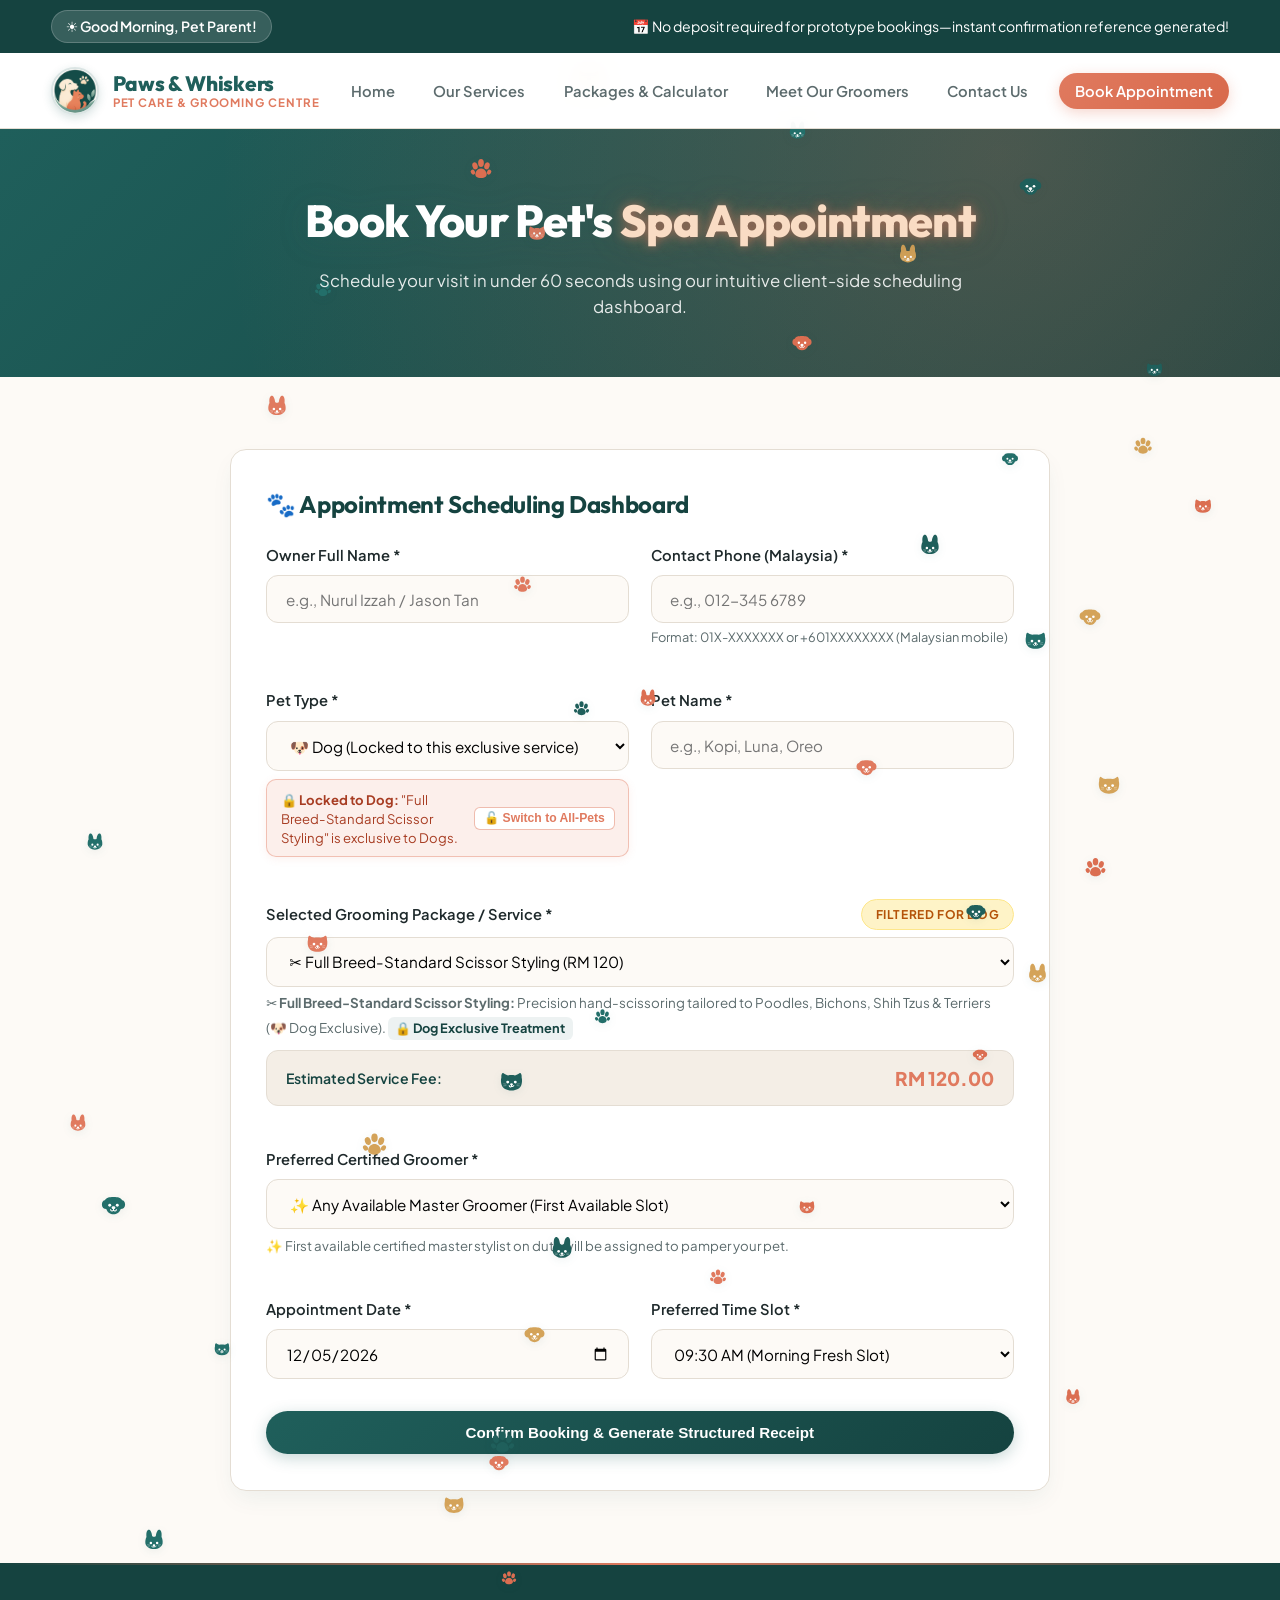
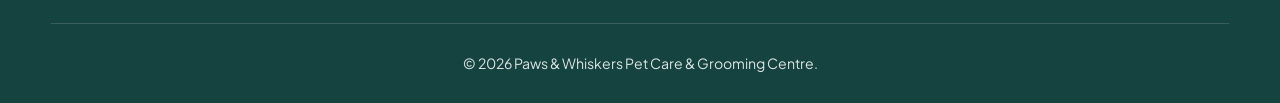
<file: booking.html>
<!DOCTYPE html>
<html lang="en">
<head>
  <meta charset="UTF-8" />
  <meta name="viewport" content="width=device-width, initial-scale=1.0" />
  <title>Book an Appointment | Paws &amp; Whiskers</title>
  <meta name="description" content="Book an appointment online for dog, cat, or rabbit grooming at Paws &amp; Whiskers Pet Care &amp; Grooming Centre." />
  <link rel="stylesheet" href="style.css" />
</head>
<body>

  <div class="promo-bar">
    <div class="container promo-bar-inner">
      <span id="timeGreeting" class="greeting-badge">☀️ Welcome, Pet Parent!</span>
      <div class="tip-rotator">
        <span id="rotatingTip">📅 No deposit required for prototype bookings—instant confirmation reference generated!</span>
      </div>
    </div>
  </div>

  <header class="site-header">
    <div class="container nav-wrapper">
      <a href="index.html" class="brand-logo" aria-label="Paws and Whiskers Home">
        <img src="assets/images/paws-whiskers-logo.png" alt="Paws &amp; Whiskers Logo" class="brand-logo-img">
        <div>
          Paws &amp; Whiskers
          <span class="brand-subtitle">Pet Care &amp; Grooming Centre</span>
        </div>
      </a>

      <button class="mobile-menu-btn" id="mobileMenuBtn" aria-label="Toggle Menu">☰</button>

      <ul class="nav-links" id="navLinks">
        <li><a href="index.html">Home</a></li>
        <li><a href="services.html">Our Services</a></li>
        <li><a href="packages.html">Packages &amp; Calculator</a></li>
        <li><a href="groomers.html">Meet Our Groomers</a></li>
        <li><a href="contact.html">Contact Us</a></li>
        <li><a href="booking.html" class="btn-nav active">Book Appointment</a></li>
      </ul>
    </div>
  </header>

  <section class="page-banner">
    <div class="container">
      <h1 class="text-drop-shadow">Book Your Pet's <span class="text-glow-neon" style="color:var(--accent-light);">Spa Appointment</span></h1>
      <p>Schedule your visit in under 60 seconds using our intuitive client-side scheduling dashboard.</p>
    </div>
  </section>

  <main class="section">
    <div class="container" style="max-width: 820px;">
      <!-- Requirement 5: Interactive Scheduling Form with all 8 fields -->
      <div class="calc-panel">
        <h2 style="color: var(--primary-dark); margin-bottom: 1.25rem;">🐾 Appointment Scheduling Dashboard</h2>

        <!-- Locked Custom Combo Calculation Banner (when coming from calculator) -->
        <div id="bookingEstimateBanner" class="calc-estimate-banner" style="display: none;">
          <div class="estimate-banner-header">
            <div>
              <span class="badge badge-gold">🧾 Calculator Estimate Locked</span>
              <h3 style="margin: 0.35rem 0 0.15rem; color: var(--primary-dark); font-size: 1.18rem;">Custom Grooming Combo Calculation</h3>
              <p id="estimateAddonsSummary" style="font-size: 0.88rem; color: var(--text-muted); margin: 0;"></p>
            </div>
            <div class="estimate-total-pill">
              <span style="font-size: 0.72rem; text-transform: uppercase; letter-spacing: 0.06em; color: var(--text-muted); font-weight: 700; display: block;">Tallied Estimated Total</span>
              <span id="bookingEstimateDisplay" style="font-size: 1.45rem; font-weight: 800; color: var(--accent);">RM 0.00</span>
            </div>
          </div>
        </div>

        <form id="bookingForm" novalidate>
          <div class="form-grid">
            <!-- 1. Owner Name -->
            <div class="form-group">
              <label for="ownerName">Owner Full Name *</label>
              <input type="text" id="ownerName" class="form-control" placeholder="e.g., Nurul Izzah / Jason Tan" required />
              <span class="field-error" id="ownerNameError" role="alert"></span>
            </div>

            <!-- 2. Contact Phone -->
            <div class="form-group">
              <label for="contactPhone">Contact Phone (Malaysia) *</label>
              <input type="tel" id="contactPhone" class="form-control" placeholder="e.g., 012-345 6789" required />
              <small style="display:block; font-size:0.8rem; color:var(--text-muted); margin-top:0.25rem;">
                Format: 01X-XXXXXXX or +601XXXXXXXX (Malaysian mobile)
              </small>
              <span class="field-error" id="contactPhoneError" role="alert"></span>
            </div>

            <!-- 3. Pet Type -->
            <div class="form-group">
              <label for="petType">Pet Type *</label>
              <select id="petType" class="form-control" required>
                <option value="Dog">🐶 Dog</option>
                <option value="Cat">🐱 Cat</option>
                <option value="Rabbit">🐰 Rabbit</option>
              </select>
              <div id="petLockNotice" class="pet-type-notice unlocked">
                <span><span id="petLockIcon">🐾</span> <span id="petLockText">Select pet species to filter services</span></span>
                <button type="button" id="petUnlockBtn" class="pet-unlock-btn" style="display:none;" title="Switch to an All-Pets package to unlock pet species">🔓 Switch to All-Pets</button>
              </div>
              <span class="field-error" id="petTypeError" role="alert"></span>
            </div>

            <!-- 4. Pet Name -->
            <div class="form-group">
              <label for="petName">Pet Name *</label>
              <input type="text" id="petName" class="form-control" placeholder="e.g., Kopi, Luna, Oreo" required />
              <span class="field-error" id="petNameError" role="alert"></span>
            </div>

            <!-- 5. Selected Package -->
            <div class="form-group full">
              <div style="display:flex; justify-content:space-between; align-items:center; margin-bottom:0.4rem; flex-wrap:wrap; gap:0.4rem;">
                <label for="selectedPackage" style="margin-bottom:0;">Selected Grooming Package / Service *</label>
                <span id="packageFilterTag" class="badge badge-gold" style="font-size:0.75rem;">Filtered by Pet Type</span>
              </div>
              <select id="selectedPackage" class="form-control" required>
                <!-- Populated dynamically via script.js based on Pet Type -->
              </select>
              <div id="serviceDetailsHint" style="font-size:0.84rem; color:var(--text-muted); margin-top:0.4rem; line-height:1.45;"></div>

              <!-- Live Fee Tally Card -->
              <div id="liveFeeCard" class="live-fee-card">
                <span style="font-size: 0.88rem; font-weight: 600; color: var(--primary-dark);">Estimated Service Fee:</span>
                <span id="liveFeeAmount" style="font-size: 1.18rem; font-weight: 800; color: var(--accent);">RM 175.00</span>
              </div>
              <span class="field-error" id="selectedPackageError" role="alert"></span>
            </div>

            <!-- 6. Preferred Certified Groomer -->
            <div class="form-group full">
              <label for="preferredGroomer">Preferred Certified Groomer *</label>
              <select id="preferredGroomer" class="form-control" required>
                <option value="Any Available Master Stylist">✨ Any Available Master Groomer (First Available Slot)</option>
                <option value="Sofya Vance">✂️ Sofya Vance (Master Stylist &amp; Director — Canine / Asian Fusion Specialist)</option>
                <option value="Christy Foo">🐱 Christy Foo (Senior Feline &amp; Rabbit Whisperer — Stress-Free Specialist)</option>
                <option value="Angelina">🌿 Angelina (Derma-Spa &amp; Senior Pet Care Lead — Ozone &amp; Medicated Hydrotherapy)</option>
                <option value="Benjamin Czes">🐕 Benjamin Czes (Double-Coat &amp; Creative Specialist — Husky/Deshedding &amp; Puppy)</option>
              </select>
              <div id="groomerSpecialtyNote" style="font-size: 0.83rem; color: var(--text-muted); margin-top: 0.35rem;"></div>
              <span class="field-error" id="preferredGroomerError" role="alert"></span>
            </div>

            <!-- 7. Appointment Date -->
            <div class="form-group">
              <label for="appointmentDate">Appointment Date *</label>
              <input type="date" id="appointmentDate" class="form-control" required />
              <span class="field-error" id="appointmentDateError" role="alert"></span>
            </div>

            <!-- 8. Time Slot -->
            <div class="form-group">
              <label for="timeSlot">Preferred Time Slot *</label>
              <select id="timeSlot" class="form-control" required>
                <option value="09:30 AM (Morning Fresh Slot)">09:30 AM (Morning Fresh Slot)</option>
                <option value="11:30 AM (Midday Spa Slot)">11:30 AM (Midday Spa Slot)</option>
                <option value="02:00 PM (Afternoon Calm Slot)">02:00 PM (Afternoon Calm Slot)</option>
                <option value="04:30 PM (Evening Express Slot)">04:30 PM (Evening Express Slot)</option>
              </select>
              <span class="field-error" id="timeSlotError" role="alert"></span>
            </div>
          </div>

          <button type="submit" class="btn btn-primary" style="width: 100%; margin-top: 0.75rem;">
            Confirm Booking &amp; Generate Structured Receipt
          </button>
        </form>

        <!-- Dynamically Injected Gorgeous Structured Receipt -->
        <div id="bookingConfirmationBox" style="display: none; margin-top: 2rem;"></div>
      </div>
    </div>
  </main>

  <footer class="site-footer">
    <div class="container">
      <div class="footer-bottom">
        &copy; 2026 Paws &amp; Whiskers Pet Care &amp; Grooming Centre.
      </div>
    </div>
  </footer>

  <script src="script.js"></script>
</body>
</html>
</file>
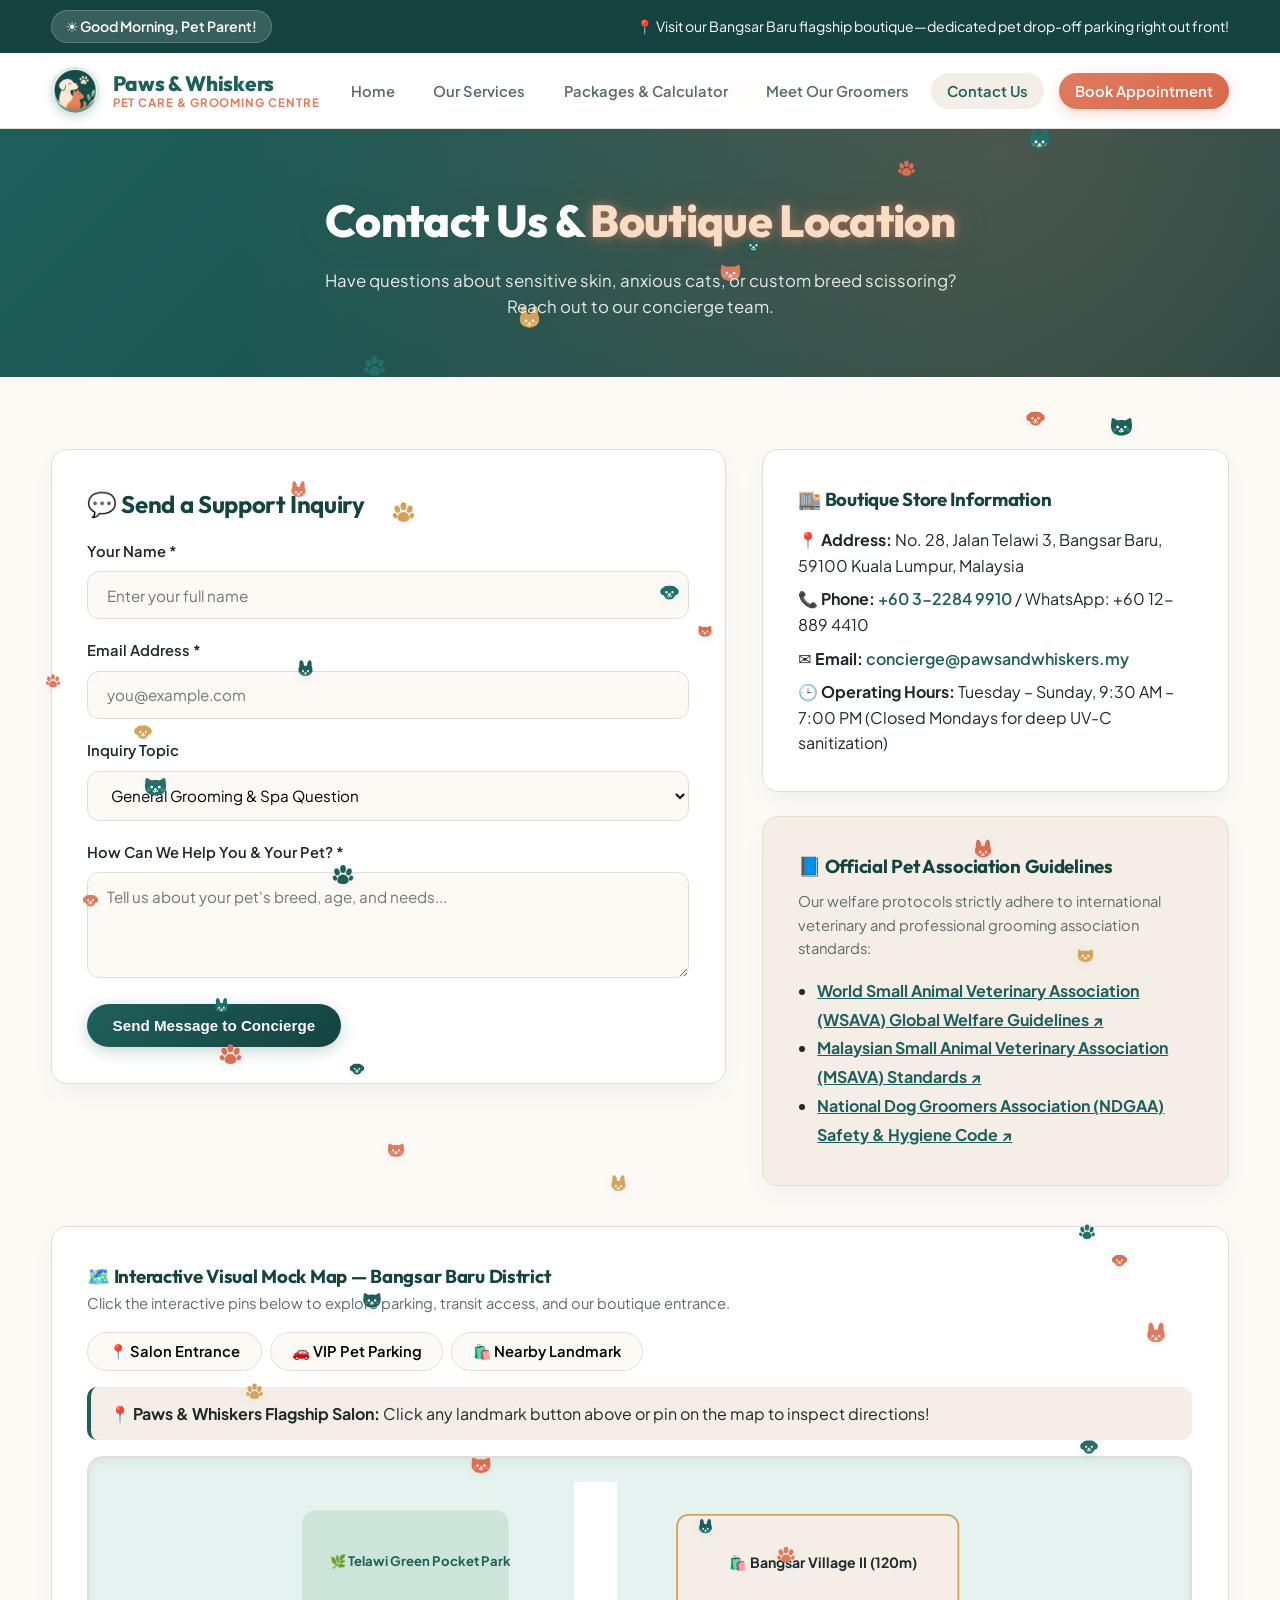
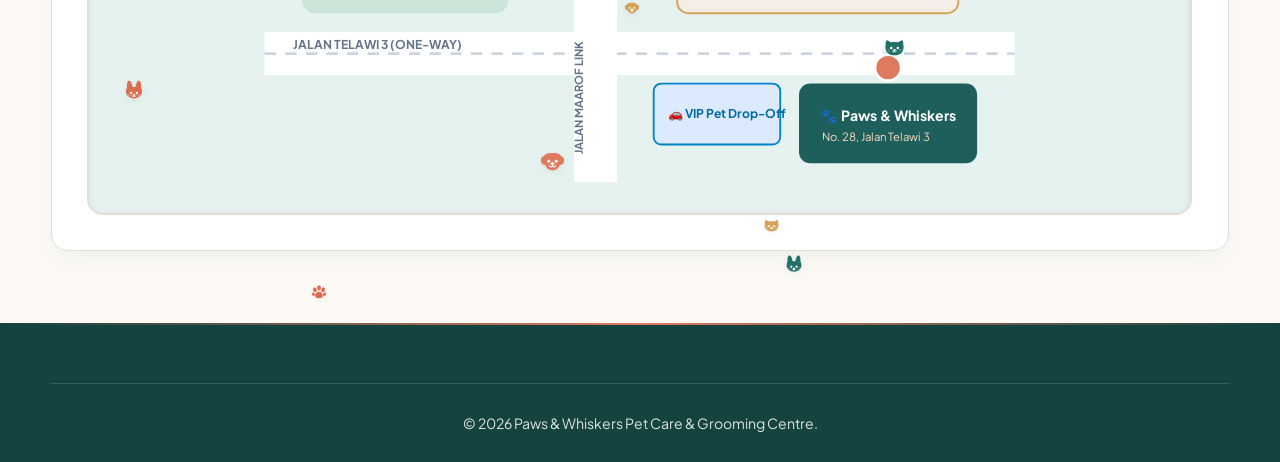
<file: contact.html>
<!DOCTYPE html>
<html lang="en">
<head>
  <meta charset="UTF-8" />
  <meta name="viewport" content="width=device-width, initial-scale=1.0" />
  <title>Contact Us | Paws &amp; Whiskers Pet Care</title>
  <meta name="description" content="Get in touch with Paws &amp; Whiskers Pet Care &amp; Grooming Centre in Bangsar Baru, Kuala Lumpur. Interactive map, boutique hours, and official veterinary guidelines." />
  <link rel="stylesheet" href="style.css" />
</head>
<body>

  <div class="promo-bar">
    <div class="container promo-bar-inner">
      <span id="timeGreeting" class="greeting-badge">☀️ Welcome, Pet Parent!</span>
      <div class="tip-rotator">
        <span id="rotatingTip">📍 Visit our Bangsar Baru flagship boutique—dedicated pet drop-off parking right out front!</span>
      </div>
    </div>
  </div>

  <header class="site-header">
    <div class="container nav-wrapper">
      <a href="index.html" class="brand-logo" aria-label="Paws and Whiskers Home">
        <img src="assets/images/paws-whiskers-logo.png" alt="Paws &amp; Whiskers Logo" class="brand-logo-img">
        <div>
          Paws &amp; Whiskers
          <span class="brand-subtitle">Pet Care &amp; Grooming Centre</span>
        </div>
      </a>

      <button class="mobile-menu-btn" id="mobileMenuBtn" aria-label="Toggle Menu">☰</button>

      <ul class="nav-links" id="navLinks">
        <li><a href="index.html">Home</a></li>
        <li><a href="services.html">Our Services</a></li>
        <li><a href="packages.html">Packages &amp; Calculator</a></li>
        <li><a href="groomers.html">Meet Our Groomers</a></li>
        <li><a href="contact.html" class="active">Contact Us</a></li>
        <li><a href="booking.html" class="btn-nav">Book Appointment</a></li>
      </ul>
    </div>
  </header>

  <section class="page-banner">
    <div class="container">
      <h1 class="text-drop-shadow">Contact Us &amp; <span class="text-glow-neon" style="color:var(--accent-light);">Boutique Location</span></h1>
      <p>Have questions about sensitive skin, anxious cats, or custom breed scissoring? Reach out to our concierge team.</p>
    </div>
  </section>

  <main class="section">
    <div class="container">
      <div class="calculator-layout">
        <!-- Requirement 6.1: Contact Form for Support -->
        <div class="calc-panel">
          <h2 style="color: var(--primary-dark); margin-bottom: 1rem;">💬 Send a Support Inquiry</h2>
          <form id="contactSupportForm">
            <div class="form-group">
              <label for="supportName">Your Name *</label>
              <input type="text" id="supportName" class="form-control" placeholder="Enter your full name" required />
            </div>

            <div class="form-group">
              <label for="supportEmail">Email Address *</label>
              <input type="email" id="supportEmail" class="form-control" placeholder="you@example.com" required />
            </div>

            <div class="form-group">
              <label for="supportTopic">Inquiry Topic</label>
              <select id="supportTopic" class="form-control">
                <option>General Grooming &amp; Spa Question</option>
                <option>Anxious Cat / Rabbit Special Handling</option>
                <option>Dermatology / Veterinary Consultation</option>
                <option>Feedback or Partnership</option>
              </select>
            </div>

            <div class="form-group">
              <label for="supportMessage">How Can We Help You &amp; Your Pet? *</label>
              <textarea id="supportMessage" rows="4" class="form-control" placeholder="Tell us about your pet's breed, age, and needs..." required></textarea>
            </div>

            <button type="submit" class="btn btn-primary">Send Message to Concierge</button>
          </form>

          <div
            id="contactFeedback"
            style="display:none; margin-top:1.25rem; padding:1rem; border-radius:10px; background:#ecfdf5; color:#065f46; border:1px solid #10b981;"
          ></div>
        </div>

        <!-- Requirement 6.2 & 6.4: Store Info + Valid External Hyperlinks to Pet Association Guidelines -->
        <div style="display:flex; flex-direction:column; gap:1.5rem;">
          <div class="calc-panel">
            <h3 style="color: var(--primary-dark); margin-bottom: 0.75rem;">🏬 Boutique Store Information</h3>
            <p style="margin-bottom: 0.5rem;"><strong>📍 Address:</strong> No. 28, Jalan Telawi 3, Bangsar Baru, 59100 Kuala Lumpur, Malaysia</p>
            <p style="margin-bottom: 0.5rem;"><strong>📞 Phone:</strong> <a href="tel:+60322849910" style="color:var(--primary); font-weight:600;">+60 3-2284 9910</a> / WhatsApp: +60 12-889 4410</p>
            <p style="margin-bottom: 0.5rem;"><strong>✉️ Email:</strong> <a href="mailto:concierge@pawsandwhiskers.my" style="color:var(--primary); font-weight:600;">concierge@pawsandwhiskers.my</a></p>
            <p><strong>🕒 Operating Hours:</strong> Tuesday – Sunday, 9:30 AM – 7:00 PM (Closed Mondays for deep UV-C sanitization)</p>
          </div>

          <div class="calc-panel" style="background: var(--surface-alt);">
            <h3 style="color: var(--primary-dark); margin-bottom: 0.5rem;">📘 Official Pet Association Guidelines</h3>
            <p style="font-size: 0.92rem; color: var(--text-muted); margin-bottom: 1rem;">
              Our welfare protocols strictly adhere to international veterinary and professional grooming association standards:
            </p>
            <ul style="padding-left: 1.2rem; line-height: 1.8;">
              <li>
                <a href="https://wsava.org/global-guidelines/" target="_blank" rel="noopener noreferrer" style="color: var(--primary); font-weight: 700; text-decoration: underline;">
                  World Small Animal Veterinary Association (WSAVA) Global Welfare Guidelines ↗
                </a>
              </li>
              <li>
                <a href="https://msava.org/" target="_blank" rel="noopener noreferrer" style="color: var(--primary); font-weight: 700; text-decoration: underline;">
                  Malaysian Small Animal Veterinary Association (MSAVA) Standards ↗
                </a>
              </li>
              <li>
                <a href="https://nationaldoggroomers.com/" target="_blank" rel="noopener noreferrer" style="color: var(--primary); font-weight: 700; text-decoration: underline;">
                  National Dog Groomers Association (NDGAA) Safety &amp; Hygiene Code ↗
                </a>
              </li>
            </ul>
          </div>
        </div>
      </div>

      <!-- Requirement 6.3: Embedded Interactive Visual Mock Map -->
      <div class="calc-panel" style="margin-top: 2.5rem;">
        <div style="display:flex; justify-content:space-between; align-items:center; flex-wrap:wrap; gap:1rem; margin-bottom:1rem;">
          <div>
            <h3 style="color: var(--primary-dark);">🗺️ Interactive Visual Mock Map — Bangsar Baru District</h3>
            <p style="font-size: 0.92rem; color: var(--text-muted);">Click the interactive pins below to explore parking, transit access, and our boutique entrance.</p>
          </div>
          <div style="display:flex; gap:0.5rem; flex-wrap:wrap;">
            <button type="button" class="filter-btn map-pin-btn" data-title="Paws &amp; Whiskers Flagship Salon" data-info="No. 28 Jalan Telawi 3 — Ground Floor with step-free pet stroller ramp &amp; glass viewing spa.">📍 Salon Entrance</button>
            <button type="button" class="filter-btn map-pin-btn" data-title="VIP Pet Drop-Off Bays" data-info="2 reserved shaded parking bays directly in front of our entrance (15-minute complimentary drop-off/pick-up).">🚗 VIP Pet Parking</button>
            <button type="button" class="filter-btn map-pin-btn" data-title="Bangsar Village II Landmark" data-info="Located just 120 meters across the street—enjoy a coffee while your pet enjoys their royal spa!">🛍️ Nearby Landmark</button>
          </div>
        </div>

        <div id="mapPinDetails" style="padding: 0.85rem 1.15rem; background: var(--surface-alt); border-radius: 10px; margin-bottom: 1rem; border-left: 4px solid var(--primary);">
          <strong>📍 Paws &amp; Whiskers Flagship Salon:</strong> Click any landmark button above or pin on the map to inspect directions!
        </div>

        <div class="mock-map-box">
          <svg viewBox="0 0 800 320" width="100%" height="300" xmlns="http://www.w3.org/2000/svg" role="img" aria-label="Interactive Mock Map of Jalan Telawi 3 Bangsar">
            <!-- Map Background & Parks -->
            <rect width="800" height="320" fill="#e6f2ef"/>
            <rect x="40" y="30" width="220" height="110" rx="14" fill="#cde5d9"/>
            <text x="70" y="90" fill="#1f5f5b" font-weight="bold" font-size="14">🌿 Telawi Green Pocket Park</text>

            <!-- Roads -->
            <rect x="0" y="160" width="800" height="46" fill="#ffffff"/>
            <line x1="0" y1="183" x2="800" y2="183" stroke="#cbd5e1" stroke-width="3" stroke-dasharray="12 10"/>
            <text x="30" y="178" fill="#64748b" font-weight="bold" font-size="13">JALAN TELAWI 3 (ONE-WAY)</text>

            <rect x="330" y="0" width="46" height="320" fill="#ffffff"/>
            <text x="340" y="290" fill="#64748b" font-weight="bold" font-size="12" transform="rotate(-90 340,290)">JALAN MAAROF LINK</text>

            <!-- Landmark: Bangsar Village II -->
            <rect x="440" y="35" width="300" height="105" rx="12" fill="#f4eee6" stroke="#d4a359" stroke-width="2"/>
            <text x="495" y="92" fill="#1e292b" font-weight="bold" font-size="15">🛍️ Bangsar Village II (120m)</text>

            <!-- VIP Parking Zone -->
            <rect x="415" y="215" width="135" height="65" rx="8" fill="#dbeafe" stroke="#0284c7" stroke-width="2"/>
            <text x="430" y="252" fill="#0369a1" font-weight="bold" font-size="13">🚗 VIP Pet Drop-Off</text>

            <!-- Main Salon Building -->
            <rect x="570" y="215" width="190" height="85" rx="12" fill="#1f5f5b"/>
            <text x="592" y="255" fill="#ffffff" font-weight="bold" font-size="15">🐾 Paws &amp; Whiskers</text>
            <text x="595" y="276" fill="#f9dcc4" font-size="12">No. 28, Jalan Telawi 3</text>
            <circle cx="665" cy="198" r="14" fill="#e07a5f" stroke="#fff" stroke-width="3"/>
          </svg>
        </div>
      </div>
    </div>
  </main>

  <footer class="site-footer">
    <div class="container">
      <div class="footer-bottom">
        &copy; 2026 Paws &amp; Whiskers Pet Care &amp; Grooming Centre.
      </div>
    </div>
  </footer>

  <script src="script.js"></script>
</body>
</html>
</file>
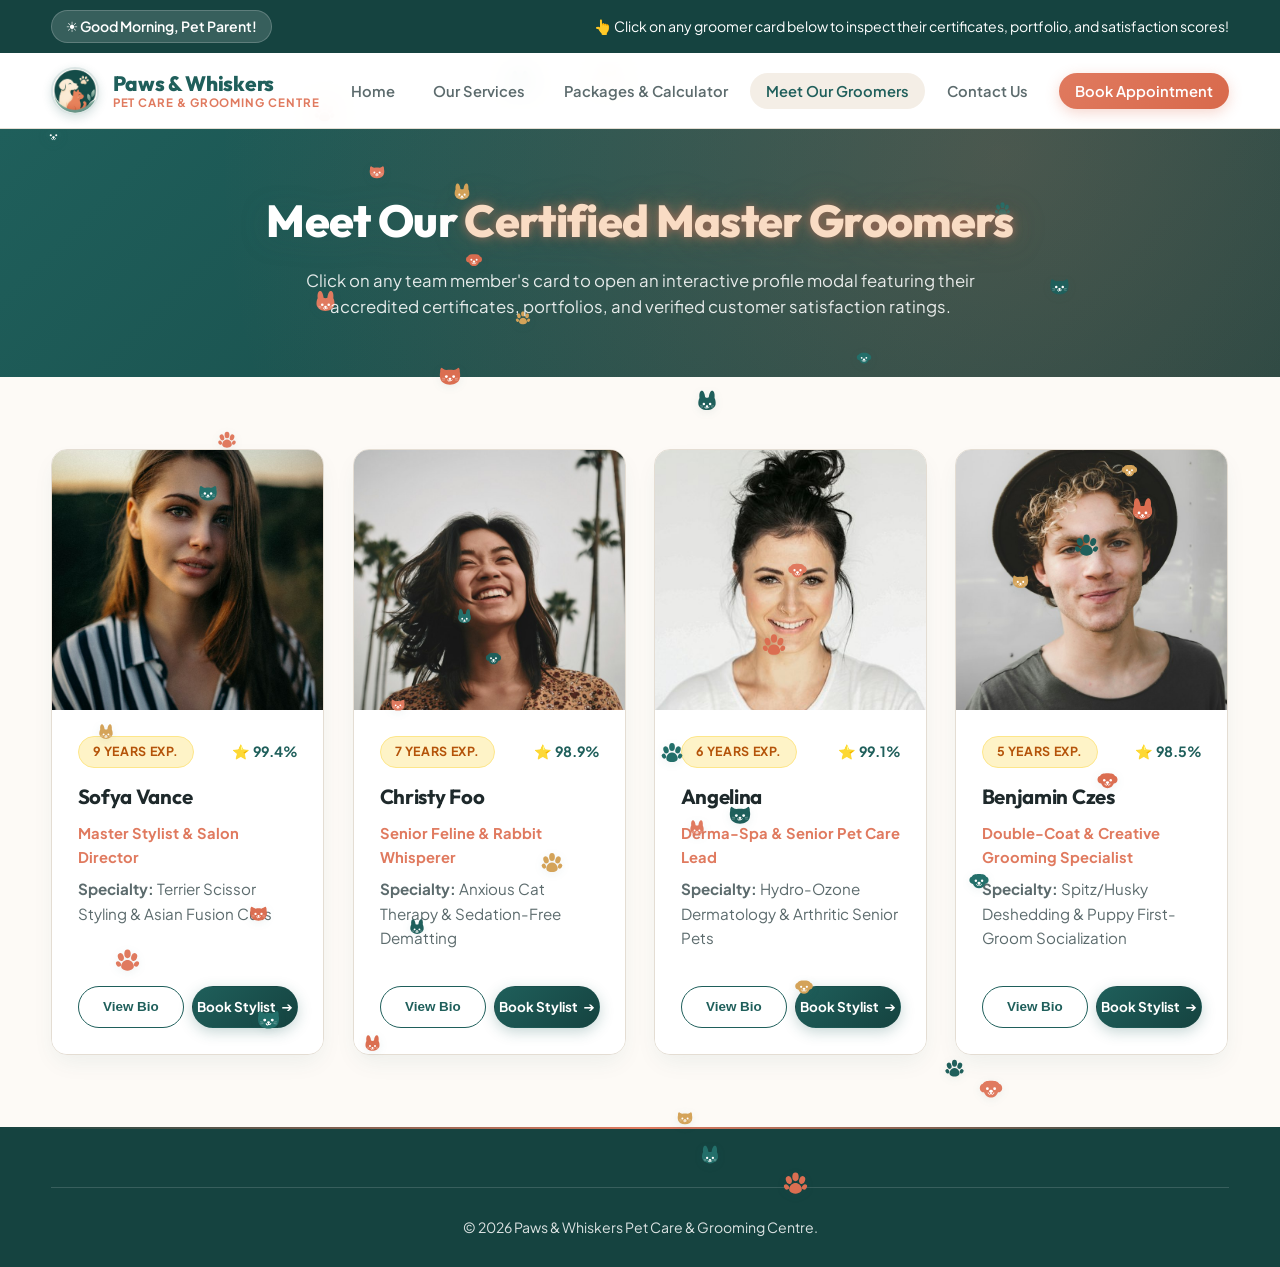
<file: groomers.html>
<!DOCTYPE html>
<html lang="en">
<head>
  <meta charset="UTF-8" />
  <meta name="viewport" content="width=device-width, initial-scale=1.0" />
  <title>Meet Our Groomers | Paws &amp; Whiskers</title>
  <meta name="description" content="Meet our certified master pet groomers, feline whisperers, and derma-care specialists in Bangsar Baru, Kuala Lumpur." />
  <link rel="stylesheet" href="style.css" />
</head>
<body>

  <div class="promo-bar">
    <div class="container promo-bar-inner">
      <span id="timeGreeting" class="greeting-badge">☀️ Welcome, Pet Parent!</span>
      <div class="tip-rotator">
        <span id="rotatingTip">👆 Click on any groomer card below to inspect their certificates, portfolio, and satisfaction scores!</span>
      </div>
    </div>
  </div>

  <header class="site-header">
    <div class="container nav-wrapper">
      <a href="index.html" class="brand-logo" aria-label="Paws and Whiskers Home">
        <img src="assets/images/paws-whiskers-logo.png" alt="Paws &amp; Whiskers Logo" class="brand-logo-img">
        <div>
          Paws &amp; Whiskers
          <span class="brand-subtitle">Pet Care &amp; Grooming Centre</span>
        </div>
      </a>

      <button class="mobile-menu-btn" id="mobileMenuBtn" aria-label="Toggle Menu">☰</button>

      <ul class="nav-links" id="navLinks">
        <li><a href="index.html">Home</a></li>
        <li><a href="services.html">Our Services</a></li>
        <li><a href="packages.html">Packages &amp; Calculator</a></li>
        <li><a href="groomers.html" class="active">Meet Our Groomers</a></li>
        <li><a href="contact.html">Contact Us</a></li>
        <li><a href="booking.html" class="btn-nav">Book Appointment</a></li>
      </ul>
    </div>
  </header>

  <section class="page-banner">
    <div class="container">
      <h1 class="text-drop-shadow">Meet Our <span class="text-glow-neon" style="color:var(--accent-light);">Certified Master Groomers</span></h1>
      <p>Click on any team member's card to open an interactive profile modal featuring their accredited certificates, portfolios, and verified customer satisfaction ratings.</p>
    </div>
  </section>

  <main class="section">
    <div class="container">
      <!-- Requirement 4: Groomer Cards dynamically rendered from JS Objects -->
      <div id="groomersGrid" class="grid-4">
        <!-- Dynamically populated by initGroomersPage() in script.js -->
      </div>
    </div>
  </main>

  <!-- Requirement 7.4: Interactive Groomer Detail Modal -->
  <div id="groomerModalOverlay" class="modal-overlay" role="dialog" aria-modal="true" aria-label="Groomer Portfolio Details">
    <div class="modal-box">
      <button type="button" id="closeModalBtn" class="modal-close" aria-label="Close Modal">✕</button>
      <div id="groomerModalContent">
        <!-- Populated dynamically when a groomer card is clicked -->
      </div>
    </div>
  </div>

  <footer class="site-footer">
    <div class="container">
      <div class="footer-bottom">
        &copy; 2026 Paws &amp; Whiskers Pet Care &amp; Grooming Centre.
      </div>
    </div>
  </footer>

  <script src="script.js"></script>
</body>
</html>
</file>
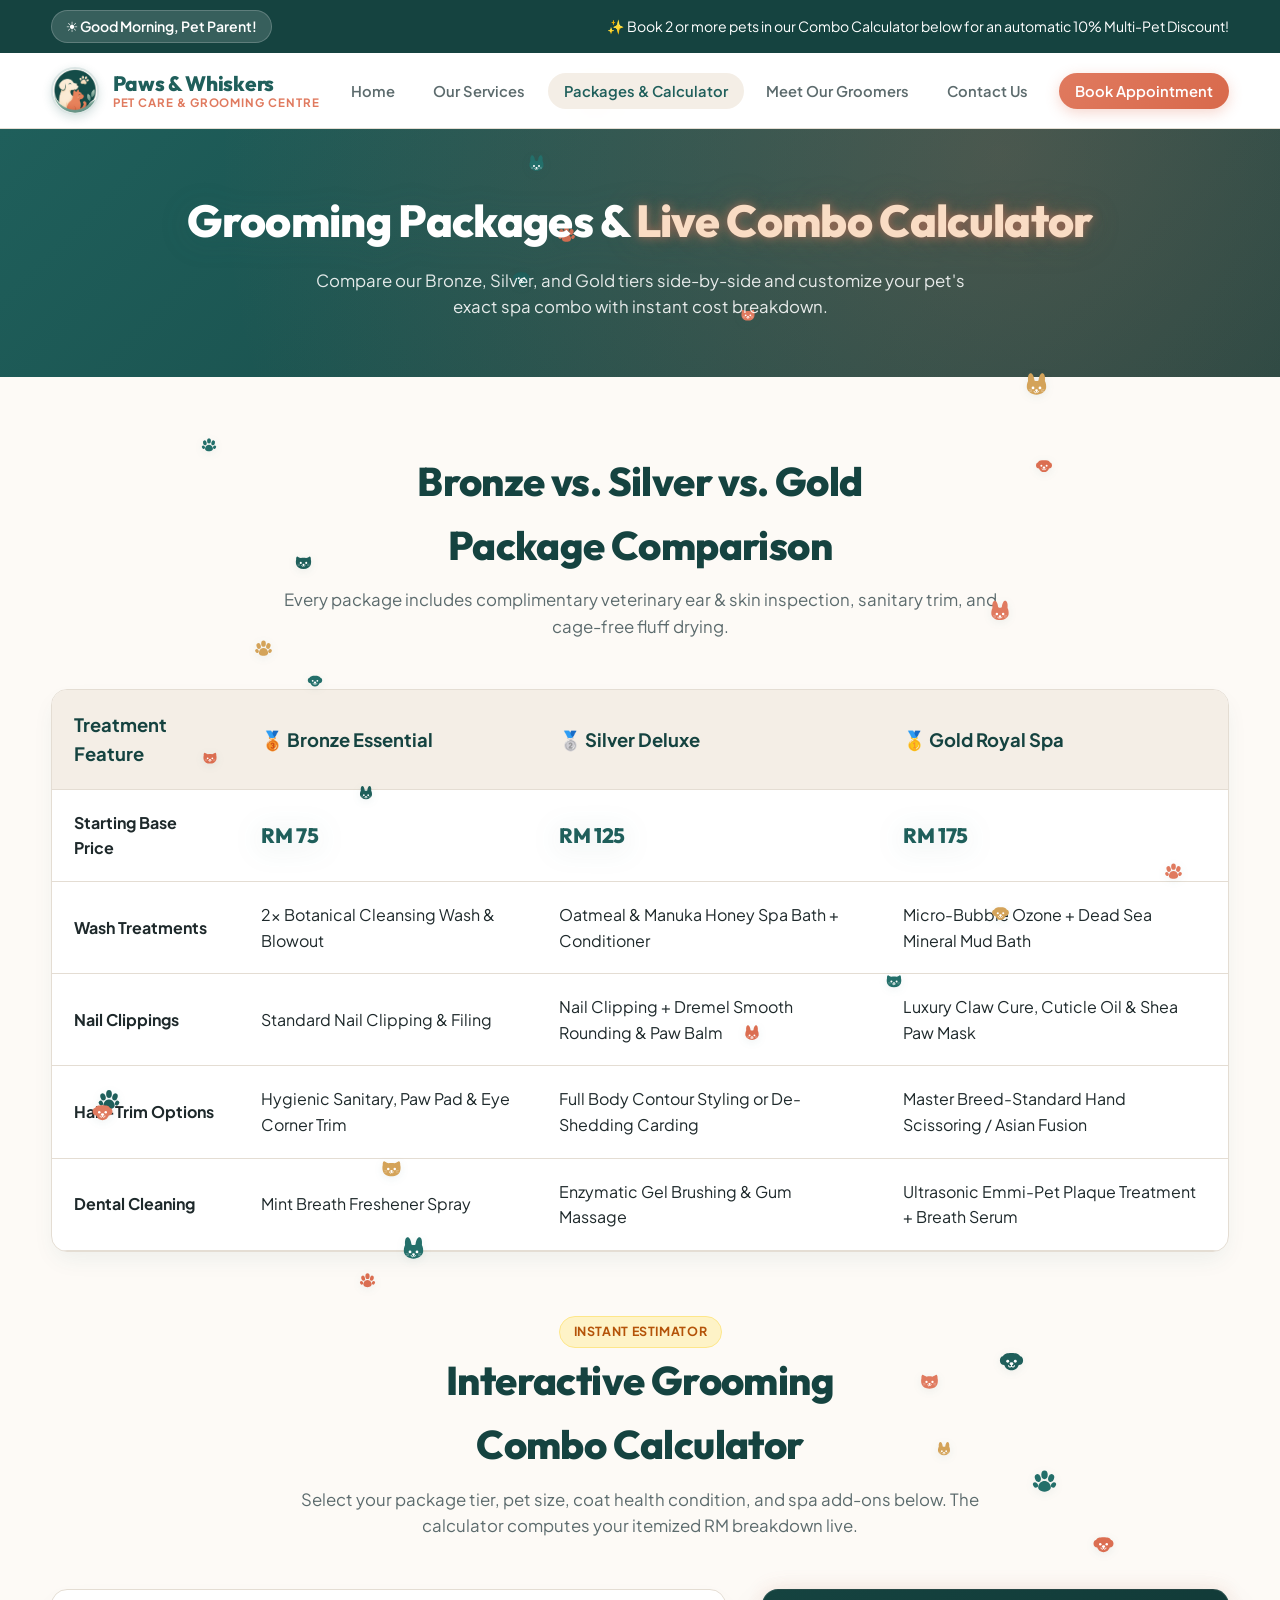
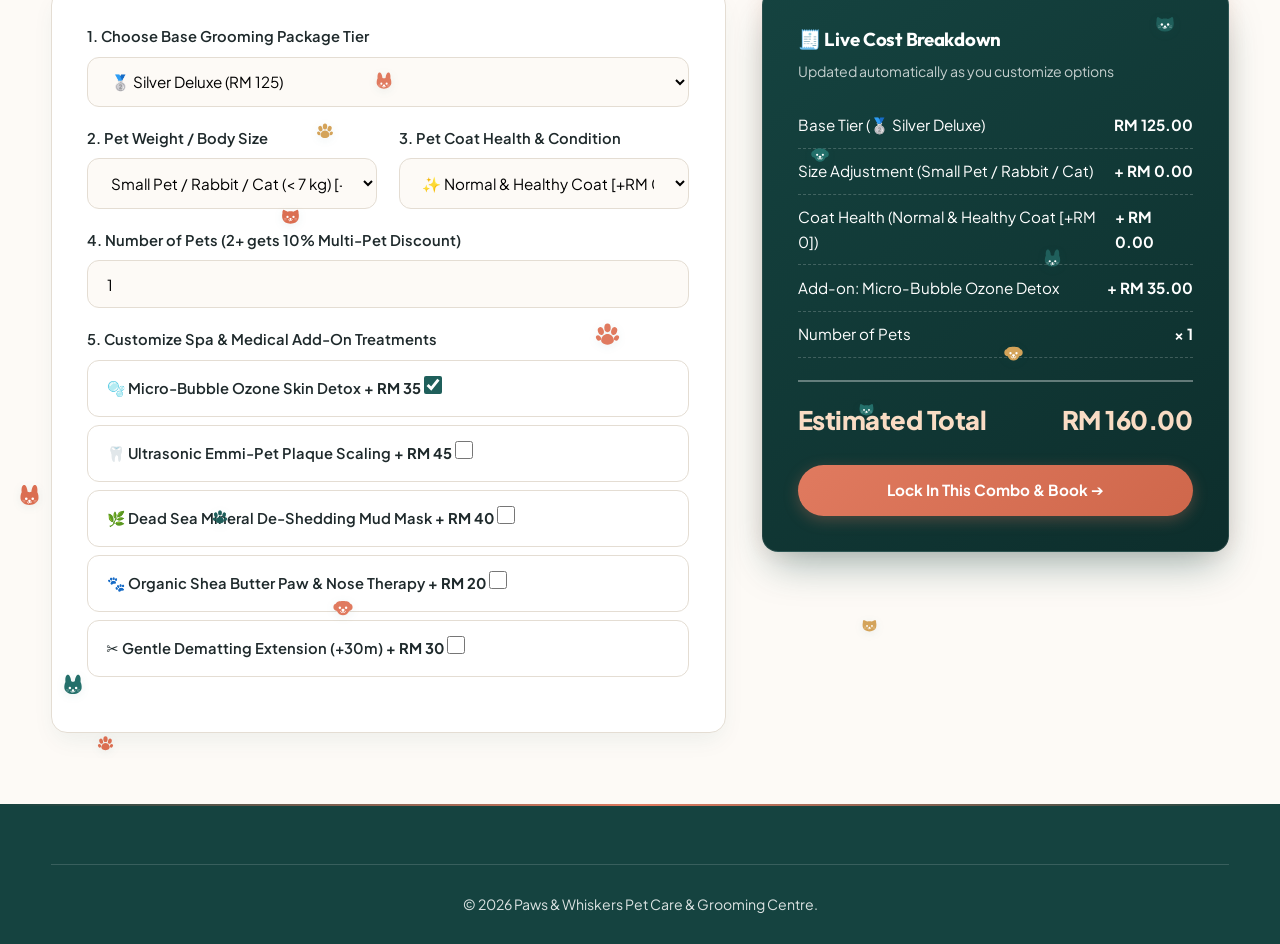
<file: packages.html>
<!DOCTYPE html>
<html lang="en">
<head>
  <meta charset="UTF-8" />
  <meta name="viewport" content="width=device-width, initial-scale=1.0" />
  <title>Packages &amp; Combo Calculator | Paws &amp; Whiskers</title>
  <meta name="description" content="Compare our Bronze, Silver, and Gold grooming packages and use the live combo cost calculator for customized pet spa sessions." />
  <link rel="stylesheet" href="style.css" />
</head>
<body>

  <div class="promo-bar">
    <div class="container promo-bar-inner">
      <span id="timeGreeting" class="greeting-badge">☀️ Welcome, Pet Parent!</span>
      <div class="tip-rotator">
        <span id="rotatingTip">✨ Book 2 or more pets in our Combo Calculator below for an automatic 10% Multi-Pet Discount!</span>
      </div>
    </div>
  </div>

  <header class="site-header">
    <div class="container nav-wrapper">
      <a href="index.html" class="brand-logo" aria-label="Paws and Whiskers Home">
        <img src="assets/images/paws-whiskers-logo.png" alt="Paws &amp; Whiskers Logo" class="brand-logo-img">
        <div>
          Paws &amp; Whiskers
          <span class="brand-subtitle">Pet Care &amp; Grooming Centre</span>
        </div>
      </a>

      <button class="mobile-menu-btn" id="mobileMenuBtn" aria-label="Toggle Menu">☰</button>

      <ul class="nav-links" id="navLinks">
        <li><a href="index.html">Home</a></li>
        <li><a href="services.html">Our Services</a></li>
        <li><a href="packages.html" class="active">Packages &amp; Calculator</a></li>
        <li><a href="groomers.html">Meet Our Groomers</a></li>
        <li><a href="contact.html">Contact Us</a></li>
        <li><a href="booking.html" class="btn-nav">Book Appointment</a></li>
      </ul>
    </div>
  </header>

  <section class="page-banner">
    <div class="container">
      <h1 class="text-drop-shadow">Grooming Packages &amp; <span class="text-glow-neon" style="color:var(--accent-light);">Live Combo Calculator</span></h1>
      <p>Compare our Bronze, Silver, and Gold tiers side-by-side and customize your pet's exact spa combo with instant cost breakdown.</p>
    </div>
  </section>

  <main class="section">
    <div class="container">
      <!-- Requirement 3: Structured Pricing Layout Comparing Bronze, Silver, and Gold -->
      <div class="section-header">
        <h2>Bronze vs. Silver vs. Gold Package Comparison</h2>
        <p>Every package includes complimentary veterinary ear &amp; skin inspection, sanitary trim, and cage-free fluff drying.</p>
      </div>

      <div class="table-responsive" style="margin-bottom: 4rem;">
        <table class="comparison-table">
          <thead>
            <tr>
              <th>Treatment Feature</th>
              <th>🥉 Bronze Essential</th>
              <th>🥈 Silver Deluxe</th>
              <th>🥇 Gold Royal Spa</th>
            </tr>
          </thead>
          <tbody id="comparisonTableBody">
            <!-- Dynamically populated by script.js -->
          </tbody>
        </table>
      </div>

      <!-- Requirement 3 & 7.3: Interactive Combo Calculator -->
      <div class="section-header">
        <span class="badge badge-gold">Instant Estimator</span>
        <h2>Interactive Grooming Combo Calculator</h2>
        <p>Select your package tier, pet size, coat health condition, and spa add-ons below. The calculator computes your itemized RM breakdown live.</p>
      </div>

      <div class="calculator-layout">
        <form id="comboCalculatorForm" class="calc-panel">
          <div class="form-group">
            <label for="calcTier">1. Choose Base Grooming Package Tier</label>
            <select id="calcTier" class="form-control">
              <option value="bronze" data-price="75">🥉 Bronze Essential (RM 75)</option>
              <option value="silver" data-price="125" selected>🥈 Silver Deluxe (RM 125)</option>
              <option value="gold" data-price="175">🥇 Gold Royal Spa (RM 175)</option>
            </select>
          </div>

          <div class="form-grid">
            <div class="form-group">
              <label for="calcPetSize">2. Pet Weight / Body Size</label>
              <select id="calcPetSize" class="form-control">
                <option value="small" data-surcharge="0">Small Pet / Rabbit / Cat (&lt; 7 kg) [+RM 0]</option>
                <option value="medium" data-surcharge="25">Medium Breed (7 – 15 kg) [+RM 25]</option>
                <option value="large" data-surcharge="50">Large / Double-Coat Breed (16+ kg) [+RM 50]</option>
              </select>
            </div>

            <div class="form-group">
              <label for="calcCoatHealth">3. Pet Coat Health &amp; Condition</label>
              <select id="calcCoatHealth" class="form-control">
                <option value="healthy" data-surcharge="0" selected>✨ Normal &amp; Healthy Coat [+RM 0]</option>
                <option value="moderate" data-surcharge="20">🧶 Moderate Tangles / Heavy Undercoat [+RM 20]</option>
                <option value="matted" data-surcharge="40">✂️ Severe Matting / Sensitive Skin Therapy [+RM 40]</option>
              </select>
            </div>
          </div>

          <div class="form-group">
            <label for="calcPetCount">4. Number of Pets (2+ gets 10% Multi-Pet Discount)</label>
            <input type="number" id="calcPetCount" class="form-control" min="1" max="5" value="1" />
          </div>

          <div class="form-group" style="margin-top: 0.5rem;">
            <label>5. Customize Spa &amp; Medical Add-On Treatments</label>

            <label class="Addon-check">
              <span>🫧 Micro-Bubble Ozone Skin Detox</span>
              <span><strong>+ RM 35</strong> <input type="checkbox" class="calc-addon" data-name="Micro-Bubble Ozone Detox" data-price="35" checked /></span>
            </label>

            <label class="Addon-check">
              <span>🦷 Ultrasonic Emmi-Pet Plaque Scaling</span>
              <span><strong>+ RM 45</strong> <input type="checkbox" class="calc-addon" data-name="Ultrasonic Dental Scaling" data-price="45" /></span>
            </label>

            <label class="Addon-check">
              <span>🌿 Dead Sea Mineral De-Shedding Mud Mask</span>
              <span><strong>+ RM 40</strong> <input type="checkbox" class="calc-addon" data-name="Dead Sea Mineral Mud Mask" data-price="40" /></span>
            </label>

            <label class="Addon-check">
              <span>🐾 Organic Shea Butter Paw &amp; Nose Therapy</span>
              <span><strong>+ RM 20</strong> <input type="checkbox" class="calc-addon" data-name="Organic Shea Paw Balm" data-price="20" /></span>
            </label>

            <label class="Addon-check">
              <span>✂️ Gentle Dematting Extension (+30m)</span>
              <span><strong>+ RM 30</strong> <input type="checkbox" class="calc-addon" data-name="Gentle Dematting Extension" data-price="30" /></span>
            </label>
          </div>
        </form>

        <!-- Live Itemized Cost Breakdown -->
        <aside class="receipt-panel" aria-live="polite">
          <h3 style="margin-bottom: 0.35rem;">🧾 Live Cost Breakdown</h3>
          <p style="font-size: 0.88rem; color: rgba(255,255,255,0.75); margin-bottom: 1.25rem;">
            Updated automatically as you customize options
          </p>

          <div id="receiptBreakdown">
            <!-- Dynamically updated via script.js -->
          </div>

          <div class="receipt-total">
            <span>Estimated Total</span>
            <span id="receiptTotalRM">RM 160.00</span>
          </div>

          <a id="bookCalculatedBtn" href="booking.html" class="btn btn-accent" style="width: 100%; margin-top: 1.5rem;">
            Lock In This Combo &amp; Book ➔
          </a>
        </aside>
      </div>
    </div>
  </main>

  <footer class="site-footer">
    <div class="container">
      <div class="footer-bottom">
        &copy; 2026 Paws &amp; Whiskers Pet Care &amp; Grooming Centre.
      </div>
    </div>
  </footer>

  <script src="script.js"></script>
</body>
</html>
</file>
<file: style.css>
@import url('https://fonts.googleapis.com/css2?family=Outfit:wght@400;500;600;700;800;900&family=Plus+Jakarta+Sans:wght@400;500;600;700;800&display=swap');

:root {
  --bg: #fdfaf6;
  --surface: #ffffff;
  --surface-alt: #f4eee6;
  --primary: #1f5f5b;
  --primary-dark: #154340;
  --accent: #e07a5f;
  --accent-light: #f9dcc4;
  --gold: #d4a359;
  --text: #1e292b;
  --text-muted: #5c6b6d;
  --border: #e4ddd3;
  --shadow: 0 10px 25px -5px rgba(31, 95, 91, 0.08);
  --shadow-glow: 0 14px 30px -6px rgba(224, 122, 95, 0.22);
  --radius: 16px;
  --transition: all 0.28s cubic-bezier(0.34, 1.56, 0.64, 1);
}

* {
  box-sizing: border-box;
  margin: 0;
  padding: 0;
}

html {
  scroll-behavior: smooth;
}

body {
  font-family: 'Plus Jakarta Sans', system-ui, -apple-system, sans-serif;
  background-color: var(--bg);
  color: var(--text);
  line-height: 1.6;
  display: flex;
  flex-direction: column;
  min-height: 100vh;
  position: relative;
  overflow-x: hidden;
}

h1, h2, h3, h4, .brand-logo, .price-tag {
  font-family: 'Outfit', sans-serif;
  letter-spacing: -0.015em;
}

a {
  color: inherit;
  text-decoration: none;
}

img {
  max-width: 100%;
  display: block;
}

.container {
  width: min(1200px, 92%);
  margin: 0 auto;
}

/* ==========================================================================
   SCROLL PROGRESS BAR & FLOATING AMBIENT GLOW
   ========================================================================== */
.scroll-progress-bar {
  position: fixed;
  top: 0;
  left: 0;
  height: 3.5px;
  width: 0%;
  background: linear-gradient(90deg, var(--primary), var(--accent), var(--gold), #2dd4bf);
  z-index: 1000;
  box-shadow: 0 0 12px rgba(224, 122, 95, 0.7), 0 0 4px rgba(212, 163, 89, 0.5);
  transition: width 0.08s ease-out;
  pointer-events: none;
}

.ambient-glow-orb {
  position: absolute;
  width: 450px;
  height: 450px;
  border-radius: 50%;
  background: radial-gradient(circle, rgba(224, 122, 95, 0.12) 0%, rgba(212, 163, 89, 0.06) 50%, transparent 70%);
  filter: blur(50px);
  pointer-events: none;
  z-index: 0;
}

/* ==========================================================================
   PET-RAIN ANIMATION (Whimsical Boutique Atmosphere - Scrollable with Content)
   ========================================================================== */
.pet-rain-container {
  position: absolute;
  top: 0;
  left: 0;
  width: 100%;
  height: 100%;
  min-height: 100%;
  pointer-events: none;
  overflow: hidden;
  z-index: 1; /* Scrolls naturally with page sections behind UI components */
}

.pet-rain-item {
  position: absolute;
  will-change: transform, opacity;
  animation-name: pet-fall;
  animation-timing-function: cubic-bezier(0.4, 0, 0.2, 1);
  animation-iteration-count: infinite;
  filter: drop-shadow(0 2px 4px rgba(31, 95, 91, 0.08));
}

.pet-rain-item svg {
  display: block;
  width: 100%;
  height: 100%;
}

@keyframes pet-fall {
  0% {
    opacity: 0;
    transform: translateY(-30px) translateX(0) rotate(0deg);
  }
  15% {
    opacity: var(--target-opacity, 0.25);
  }
  35% {
    transform: translateY(110px) translateX(15px) rotate(14deg);
  }
  65% {
    transform: translateY(220px) translateX(-12px) rotate(-10deg);
  }
  85% {
    opacity: var(--target-opacity, 0.25);
  }
  100% {
    opacity: 0;
    transform: translateY(360px) translateX(10px) rotate(24deg);
  }
}

@media (prefers-reduced-motion: reduce) {
  .pet-rain-container {
    display: none !important;
  }
}

/* ==========================================================================
   TEXT VISUAL EFFECTS: BOUNCY, NEON, GLOW & GRADIENT SHIMMER
   ========================================================================== */
.text-bouncy {
  display: inline-block;
  transition: transform 0.35s cubic-bezier(0.34, 1.56, 0.64, 1);
  will-change: transform;
}

.text-bouncy:hover {
  transform: translateY(-4px) scale(1.05);
}

.text-glow-neon {
  color: var(--accent);
  text-shadow: 0 0 10px rgba(224, 122, 95, 0.55), 0 0 25px rgba(224, 122, 95, 0.3), 0 0 45px rgba(212, 163, 89, 0.2);
  animation: neon-glow-pulse 3.2s ease-in-out infinite alternate;
}

@keyframes neon-glow-pulse {
  0% {
    text-shadow: 0 0 8px rgba(224, 122, 95, 0.4), 0 0 18px rgba(224, 122, 95, 0.2);
  }
  100% {
    text-shadow: 0 0 16px rgba(224, 122, 95, 0.8), 0 0 35px rgba(224, 122, 95, 0.45), 0 0 55px rgba(212, 163, 89, 0.35);
  }
}

.text-gradient-shimmer {
  background: linear-gradient(135deg, var(--primary-dark) 0%, var(--accent) 35%, var(--gold) 70%, var(--primary-dark) 100%);
  background-size: 250% auto;
  -webkit-background-clip: text;
  -webkit-text-fill-color: transparent;
  animation: shimmer-flow 6s linear infinite;
  display: inline-block;
}

@keyframes shimmer-flow {
  0% { background-position: 0% 50%; }
  100% { background-position: 250% 50%; }
}

.text-drop-shadow {
  filter: drop-shadow(0 4px 14px rgba(31, 95, 91, 0.18));
}

.badge-floating {
  animation: buoyant-float 3.6s ease-in-out infinite;
  display: inline-block;
}

@keyframes buoyant-float {
  0%, 100% { transform: translateY(0); }
  50% { transform: translateY(-5px); }
}

/* ==========================================================================
   SCROLL-DRIVEN REVEAL ANIMATIONS
   ========================================================================== */
.reveal {
  opacity: 0;
  transform: translateY(32px);
  transition: opacity 0.75s cubic-bezier(0.16, 1, 0.3, 1), transform 0.75s cubic-bezier(0.16, 1, 0.3, 1);
  will-change: opacity, transform;
}

.reveal.revealed {
  opacity: 1;
  transform: translateY(0);
}

.reveal-delay-1 { transition-delay: 0.1s; }
.reveal-delay-2 { transition-delay: 0.2s; }
.reveal-delay-3 { transition-delay: 0.3s; }
.reveal-delay-4 { transition-delay: 0.4s; }

/* Promotional Top Bar */
.promo-bar {
  background: var(--primary-dark);
  color: #fff;
  font-size: 0.88rem;
  padding: 0.65rem 0;
  position: relative;
  z-index: 101;
}

.promo-bar-inner {
  display: flex;
  justify-content: space-between;
  align-items: center;
  flex-wrap: wrap;
  gap: 0.5rem;
}

.greeting-badge {
  background: rgba(255, 255, 255, 0.15);
  padding: 0.25rem 0.85rem;
  border-radius: 999px;
  font-weight: 600;
  border: 1px solid rgba(255, 255, 255, 0.2);
  transition: var(--transition);
}

.greeting-badge:hover {
  background: rgba(255, 255, 255, 0.25);
  transform: scale(1.03);
}

.tip-rotator {
  display: flex;
  align-items: center;
  gap: 0.5rem;
  transition: opacity 0.3s ease;
}

/* Header & Navigation */
.site-header {
  background: rgba(255, 255, 255, 0.92);
  backdrop-filter: blur(14px);
  border-bottom: 1px solid var(--border);
  position: sticky;
  top: 0;
  z-index: 100;
  transition: box-shadow 0.3s ease;
}

.site-header.scrolled {
  box-shadow: 0 8px 25px -5px rgba(31, 95, 91, 0.12);
}

.nav-wrapper {
  display: flex;
  justify-content: space-between;
  align-items: center;
  padding: 0.85rem 0;
}

.brand-logo {
  display: flex;
  align-items: center;
  gap: 0.85rem;
  font-weight: 800;
  font-size: 1.3rem;
  color: var(--primary);
  text-decoration: none;
  line-height: 1.15;
  transition: transform 0.3s cubic-bezier(0.34, 1.56, 0.64, 1);
}

/* Keeps the logo text vertically centered next to the image */
.brand-logo > div {
  display: flex;
  flex-direction: column;
  justify-content: center;
}

.brand-logo:hover {
  transform: scale(1.03);
}

/* Aligns and fits the circular emblem without any distortion or offset */
.brand-logo-img {
  width: 48px;
  height: 48px;
  border-radius: 50%;
  object-fit: contain;
  object-position: center;
  flex-shrink: 0;
  border: 2px solid rgba(31, 95, 91, 0.16);
  box-shadow: 0 3px 10px rgba(31, 95, 91, 0.18);
  transition: transform 0.4s cubic-bezier(0.34, 1.56, 0.64, 1), box-shadow 0.3s ease;
  background-color: transparent;
  display: block;
}

.brand-logo:hover .brand-logo-img {
  transform: rotate(-6deg) scale(1.08);
  box-shadow: 0 6px 16px rgba(31, 95, 91, 0.28);
}

.brand-subtitle {
  display: block;
  font-size: 0.72rem;
  font-weight: 700;
  color: var(--accent);
  letter-spacing: 0.08em;
  text-transform: uppercase;
  font-family: 'Plus Jakarta Sans', sans-serif;
}

.nav-links {
  display: flex;
  align-items: center;
  gap: 0.4rem;
  list-style: none;
}

.nav-links a {
  padding: 0.55rem 1rem;
  border-radius: 999px;
  font-weight: 600;
  font-size: 0.92rem;
  color: var(--text-muted);
  transition: var(--transition);
  position: relative;
}

.nav-links a:hover,
.nav-links a.active {
  color: var(--primary);
  background: var(--surface-alt);
  transform: translateY(-1px);
}

.nav-links a.btn-nav {
  background: linear-gradient(135deg, var(--accent) 0%, #d8694b 100%);
  color: #fff;
  margin-left: 0.5rem;
  box-shadow: 0 4px 14px rgba(224, 122, 95, 0.3);
}

.nav-links a.btn-nav:hover {
  background: linear-gradient(135deg, #c96347 0%, #b85438 100%);
  color: #fff;
  transform: translateY(-2px) scale(1.03);
  box-shadow: 0 6px 18px rgba(224, 122, 95, 0.45);
}

.mobile-menu-btn {
  display: none;
  background: none;
  border: 1px solid var(--border);
  padding: 0.5rem 0.75rem;
  border-radius: 8px;
  font-size: 1.2rem;
  cursor: pointer;
  transition: var(--transition);
}

.mobile-menu-btn:hover {
  background: var(--surface-alt);
}

/* Buttons & Badges */
.btn {
  display: inline-flex;
  align-items: center;
  justify-content: center;
  gap: 0.5rem;
  padding: 0.82rem 1.6rem;
  border-radius: 999px;
  font-weight: 700;
  border: none;
  cursor: pointer;
  transition: transform 0.25s cubic-bezier(0.34, 1.56, 0.64, 1), box-shadow 0.25s ease, background 0.25s ease;
  font-size: 0.95rem;
  text-decoration: none;
  position: relative;
  overflow: hidden;
  will-change: transform;
}

.btn:active {
  transform: translateY(1px) scale(0.97) !important;
}

.btn-primary {
  background: linear-gradient(135deg, var(--primary) 0%, var(--primary-dark) 100%);
  color: #fff;
  box-shadow: 0 4px 15px rgba(31, 95, 91, 0.25);
}

.btn-primary:hover {
  background: linear-gradient(135deg, var(--primary-dark) 0%, #0d2e2c 100%);
  transform: translateY(-2px) scale(1.02);
  box-shadow: 0 8px 22px rgba(31, 95, 91, 0.35);
  color: #fff;
}

.btn-accent {
  background: linear-gradient(135deg, var(--accent) 0%, #cf674b 100%);
  color: #fff;
  box-shadow: 0 4px 15px rgba(224, 122, 95, 0.3);
}

.btn-accent:hover {
  background: linear-gradient(135deg, #c86448 0%, #b34f33 100%);
  transform: translateY(-2px) scale(1.02);
  box-shadow: 0 8px 22px rgba(224, 122, 95, 0.45);
  color: #fff;
}

.btn-outline {
  background: transparent;
  border: 2px solid var(--primary);
  color: var(--primary);
}

.btn-outline:hover {
  background: var(--primary);
  color: #fff;
  transform: translateY(-2px) scale(1.02);
  box-shadow: 0 6px 18px rgba(31, 95, 91, 0.2);
}

.badge {
  display: inline-block;
  padding: 0.32rem 0.85rem;
  border-radius: 999px;
  font-size: 0.78rem;
  font-weight: 700;
  text-transform: uppercase;
  letter-spacing: 0.05em;
  transition: transform 0.25s ease;
}

.badge:hover {
  transform: scale(1.04);
}

.badge-dog { background: #e0f2fe; color: #0369a1; border: 1px solid #bae6fd; }
.badge-cat { background: #fce7f3; color: #be185d; border: 1px solid #fbcfe8; }
.badge-rabbit { background: #dcfce7; color: #15803d; border: 1px solid #bbf7d0; }
.badge-gold { background: #fef3c7; color: #b45309; border: 1px solid #fde68a; }

/* Hero Banner */
.hero-banner {
  padding: 4.5rem 0;
  background: radial-gradient(circle at 80% 20%, rgba(249, 220, 196, 0.4) 0%, transparent 60%),
              radial-gradient(circle at 10% 80%, rgba(224, 242, 254, 0.35) 0%, transparent 50%),
              linear-gradient(135deg, #f7f1e7 0%, #e8f2f0 100%);
  border-bottom: 1px solid var(--border);
  position: relative;
  overflow: hidden;
}

.hero-grid {
  display: grid;
  grid-template-columns: 1.15fr 0.85fr;
  gap: 2.75rem;
  align-items: center;
  position: relative;
  z-index: 1;
}

.hero-content h1 {
  font-size: clamp(2.3rem, 4.2vw, 3.4rem);
  line-height: 1.14;
  margin: 0.85rem 0 1.25rem;
  color: var(--primary-dark);
  font-weight: 800;
  text-wrap: balance;
}

.hero-content p {
  font-size: 1.12rem;
  color: var(--text-muted);
  margin-bottom: 2rem;
  max-width: 580px;
}

.hero-actions {
  display: flex;
  flex-wrap: wrap;
  gap: 1rem;
}

.hero-showcase {
  background: var(--surface);
  padding: 1.1rem;
  border-radius: var(--radius);
  box-shadow: 0 20px 40px -10px rgba(31, 95, 91, 0.15), 0 0 20px rgba(224, 122, 95, 0.1);
  position: relative;
  border: 1px solid rgba(228, 221, 211, 0.8);
  transition: transform 0.4s cubic-bezier(0.34, 1.56, 0.64, 1), box-shadow 0.4s ease;
}

.hero-showcase:hover {
  transform: translateY(-6px);
  box-shadow: 0 25px 50px -12px rgba(31, 95, 91, 0.2), 0 0 25px rgba(224, 122, 95, 0.18);
}

.hero-showcase img {
  width: 100%;
  height: 360px;
  object-fit: cover;
  border-radius: 12px;
  transition: transform 0.4s ease;
}

.hero-caption {
  margin-top: 0.85rem;
  display: flex;
  justify-content: space-between;
  align-items: center;
  font-size: 0.92rem;
  color: var(--text-muted);
  gap: 0.85rem;
  background: var(--surface-alt);
  padding: 0.65rem 0.95rem;
  border-radius: 12px;
  border: 1px solid var(--border);
}

#heroCarouselCaption {
  flex: 1 1 auto;
  min-width: 0;
  font-weight: 600;
  color: var(--primary-dark);
  font-size: 0.9rem;
  line-height: 1.35;
}

.carousel-next-btn,
#nextSlideBtn {
  flex-shrink: 0;
  white-space: nowrap;
  display: inline-flex;
  align-items: center;
  justify-content: center;
  gap: 0.45rem;
  padding: 0.48rem 1.15rem;
  font-size: 0.86rem;
  font-weight: 700;
  color: #fff !important;
  background: linear-gradient(135deg, var(--primary) 0%, var(--primary-dark) 100%);
  border: 1px solid var(--primary);
  border-radius: 999px;
  cursor: pointer;
  box-shadow: 0 4px 12px rgba(31, 95, 91, 0.22);
  transition: transform 0.25s cubic-bezier(0.34, 1.56, 0.64, 1), box-shadow 0.25s ease, background 0.25s ease;
  line-height: 1.2;
  text-decoration: none;
}

.carousel-next-btn:hover,
#nextSlideBtn:hover {
  background: linear-gradient(135deg, var(--primary-dark) 0%, #0d2e2c 100%);
  transform: translateY(-2px) scale(1.04);
  box-shadow: 0 6px 16px rgba(31, 95, 91, 0.35);
  color: #fff !important;
}

.carousel-arrow {
  display: inline-block;
  transition: transform 0.2s ease;
}

.carousel-next-btn:hover .carousel-arrow,
#nextSlideBtn:hover .carousel-arrow {
  transform: translateX(3px);
}

/* Sections */
.section {
  padding: 4.5rem 0;
  position: relative;
}

.section-alt {
  background: var(--surface-alt);
}

.section-header {
  text-align: center;
  max-width: 720px;
  margin: 0 auto 3rem;
}

.section-header h2 {
  font-size: clamp(1.9rem, 3.2vw, 2.5rem);
  color: var(--primary-dark);
  margin-bottom: 0.65rem;
  font-weight: 800;
  text-wrap: balance;
}

.section-header p {
  color: var(--text-muted);
  font-size: 1.05rem;
}

/* Page Title Banner */
.page-banner {
  background: linear-gradient(135deg, var(--primary) 0%, var(--primary-dark) 100%);
  color: #fff;
  padding: 3.5rem 0;
  text-align: center;
  position: relative;
  overflow: hidden;
}

.page-banner::before {
  content: "";
  position: absolute;
  top: -50%;
  left: -20%;
  width: 140%;
  height: 200%;
  background: radial-gradient(circle at 70% 30%, rgba(224, 122, 95, 0.25) 0%, transparent 60%);
  pointer-events: none;
}

.page-banner h1 {
  font-size: clamp(2rem, 3.8vw, 2.8rem);
  margin-bottom: 0.65rem;
  font-weight: 800;
  position: relative;
  z-index: 1;
}

.page-banner p {
  color: rgba(255, 255, 255, 0.88);
  max-width: 680px;
  margin: 0 auto;
  font-size: 1.05rem;
  position: relative;
  z-index: 1;
}

/* Cards & Grids */
.grid-3 {
  display: grid;
  grid-template-columns: repeat(auto-fit, minmax(310px, 1fr));
  gap: 2rem;
}

.grid-4 {
  display: grid;
  grid-template-columns: repeat(auto-fit, minmax(270px, 1fr));
  gap: 1.75rem;
}

.card {
  background: var(--surface);
  border: 1px solid var(--border);
  border-radius: var(--radius);
  overflow: hidden;
  box-shadow: var(--shadow);
  transition: transform 0.35s cubic-bezier(0.34, 1.56, 0.64, 1), box-shadow 0.35s ease;
  display: flex;
  flex-direction: column;
  position: relative;
}

.card:hover {
  transform: translateY(-8px);
  box-shadow: 0 20px 35px -8px rgba(31, 95, 91, 0.16), 0 0 22px -3px rgba(224, 122, 95, 0.14);
}

.card-img {
  width: 100%;
  height: 220px;
  object-fit: cover;
  transition: transform 0.5s ease;
}

.card:hover .card-img {
  transform: scale(1.04);
}

.card-body {
  padding: 1.6rem;
  display: flex;
  flex-direction: column;
  flex-grow: 1;
  background: var(--surface);
  position: relative;
  z-index: 1;
}

.card-meta {
  display: flex;
  justify-content: space-between;
  align-items: center;
  margin-bottom: 0.85rem;
}

.price-tag {
  font-size: 1.3rem;
  font-weight: 800;
  color: var(--primary);
  letter-spacing: -0.02em;
}

.card-title {
  font-size: 1.28rem;
  margin-bottom: 0.5rem;
  color: var(--text);
  font-weight: 700;
}

.card-desc {
  color: var(--text-muted);
  font-size: 0.95rem;
  margin-bottom: 1.25rem;
  flex-grow: 1;
  line-height: 1.6;
}

/* Groomer Card Actions */
.groomer-card-actions {
  display: grid;
  grid-template-columns: 1fr 1fr;
  gap: 0.55rem;
  margin-top: auto;
  padding-top: 1rem;
  width: 100%;
  box-sizing: border-box;
}

.groomer-card-actions .btn {
  width: 100%;
  min-width: 0;
  padding: 0.65rem 0.5rem;
  font-size: 0.84rem;
  font-weight: 700;
  border-radius: 999px;
  white-space: nowrap;
  display: inline-flex;
  align-items: center;
  justify-content: center;
  gap: 0.35rem;
  line-height: 1.2;
  box-sizing: border-box;
  text-align: center;
  text-decoration: none;
  min-height: 42px;
}

.groomer-card-actions .groomer-btn-bio {
  border: 1.5px solid var(--primary);
  color: var(--primary);
  background: transparent;
}

.groomer-card-actions .groomer-btn-bio:hover {
  background: var(--primary);
  color: #fff;
  transform: translateY(-2px) scale(1.02);
  box-shadow: 0 4px 12px rgba(31, 95, 91, 0.2);
}

.groomer-card-actions .groomer-btn-book {
  background: linear-gradient(135deg, var(--primary) 0%, var(--primary-dark) 100%);
  color: #fff;
  border: 1.5px solid transparent;
  box-shadow: 0 4px 14px rgba(31, 95, 91, 0.25);
}

.groomer-card-actions .groomer-btn-book:hover {
  background: linear-gradient(135deg, var(--primary-dark) 0%, #0d2e2c 100%);
  transform: translateY(-2px) scale(1.02);
  box-shadow: 0 6px 18px rgba(31, 95, 91, 0.35);
  color: #fff;
}

.groomer-card-actions .arrow-glyph {
  display: inline-block;
  transition: transform 0.2s ease;
}

.groomer-card-actions .groomer-btn-book:hover .arrow-glyph {
  transform: translateX(3px);
}

/* About Facility Section */
.facility-grid {
  display: grid;
  grid-template-columns: 1fr 1fr;
  gap: 3rem;
  align-items: center;
}

.facility-features {
  display: grid;
  grid-template-columns: 1fr 1fr;
  gap: 1.15rem;
  margin-top: 1.75rem;
}

.feature-box {
  background: var(--surface);
  padding: 1.25rem;
  border-radius: 14px;
  border: 1px solid var(--border);
  box-shadow: var(--shadow);
  transition: transform 0.3s cubic-bezier(0.34, 1.56, 0.64, 1), box-shadow 0.3s ease;
}

.feature-box:hover {
  transform: translateY(-4px);
  box-shadow: 0 14px 28px -5px rgba(31, 95, 91, 0.12);
  border-color: rgba(31, 95, 91, 0.3);
}

.feature-box h4 {
  color: var(--primary);
  margin-bottom: 0.35rem;
  font-size: 1.05rem;
}

/* Filter Bar (service.html) */
.filter-bar {
  display: flex;
  justify-content: space-between;
  align-items: center;
  flex-wrap: wrap;
  gap: 1rem;
  background: var(--surface);
  padding: 1.15rem 1.4rem;
  border-radius: var(--radius);
  border: 1px solid var(--border);
  box-shadow: var(--shadow);
  margin-bottom: 2.25rem;
}

.filter-buttons {
  display: flex;
  flex-wrap: wrap;
  gap: 0.6rem;
}

.filter-btn {
  padding: 0.58rem 1.3rem;
  border-radius: 999px;
  border: 1px solid var(--border);
  background: var(--bg);
  font-weight: 600;
  cursor: pointer;
  transition: transform 0.25s cubic-bezier(0.34, 1.56, 0.64, 1), background 0.25s ease, color 0.25s ease, box-shadow 0.25s ease;
  font-family: inherit;
  font-size: 0.92rem;
}

.filter-btn:hover {
  transform: translateY(-2px) scale(1.03);
}

.filter-btn.active,
.filter-btn:hover {
  background: var(--primary);
  color: #fff;
  border-color: var(--primary);
  box-shadow: 0 4px 14px rgba(31, 95, 91, 0.25);
}

/* Comparison Table (packages.html) */
.table-responsive {
  overflow-x: auto;
  background: var(--surface);
  border-radius: var(--radius);
  border: 1px solid var(--border);
  box-shadow: var(--shadow);
}

.comparison-table {
  width: 100%;
  border-collapse: collapse;
  min-width: 650px;
}

.comparison-table th,
.comparison-table td {
  padding: 1.25rem 1.4rem;
  text-align: left;
  border-bottom: 1px solid var(--border);
}

.comparison-table thead th {
  background: var(--surface-alt);
  color: var(--primary-dark);
  font-size: 1.15rem;
  font-weight: 700;
}

.comparison-table tbody tr {
  transition: background 0.2s ease;
}

.comparison-table tbody tr:hover {
  background: #fbf7f1;
}

/* Combo Calculator Layout */
.calculator-layout {
  display: grid;
  grid-template-columns: 1.3fr 0.9fr;
  gap: 2.25rem;
  align-items: start;
}

.calc-panel,
.receipt-panel {
  background: var(--surface);
  border: 1px solid var(--border);
  border-radius: var(--radius);
  padding: 2.2rem;
  box-shadow: var(--shadow);
}

.receipt-panel {
  background: linear-gradient(145deg, var(--primary-dark) 0%, #0d2e2c 100%);
  color: #fff;
  position: sticky;
  top: 100px;
  box-shadow: 0 20px 40px -10px rgba(15, 67, 64, 0.4), 0 0 20px rgba(224, 122, 95, 0.15);
  border: 1px solid rgba(255, 255, 255, 0.1);
}

.Addon-check,
.addon-check {
  display: flex;
  justify-content: space-between;
  align-items: center;
  padding: 0.95rem 1.15rem;
  border: 1px solid var(--border);
  border-radius: 12px;
  margin-bottom: 0.75rem;
  cursor: pointer;
  transition: transform 0.25s cubic-bezier(0.34, 1.56, 0.64, 1), border-color 0.2s ease, background 0.2s ease;
  user-select: none;
}

.Addon-check:hover,
.addon-check:hover {
  border-color: var(--primary);
  background: #fdf6ee;
  transform: translateX(4px);
}

.Addon-check input[type="checkbox"],
.addon-check input[type="checkbox"] {
  width: 18px;
  height: 18px;
  accent-color: var(--primary);
  cursor: pointer;
}

.receipt-line {
  display: flex;
  justify-content: space-between;
  padding: 0.65rem 0;
  border-bottom: 1px dashed rgba(255, 255, 255, 0.2);
  font-size: 0.95rem;
}

.receipt-total {
  display: flex;
  justify-content: space-between;
  align-items: center;
  margin-top: 1.4rem;
  padding-top: 1.15rem;
  border-top: 2px solid rgba(255, 255, 255, 0.35);
  font-size: 1.6rem;
  font-weight: 800;
  color: var(--accent-light);
  letter-spacing: -0.02em;
}

/* Groomer Modal (groomers.html) */
.modal-overlay {
  position: fixed;
  inset: 0;
  background: rgba(15, 23, 42, 0.7);
  backdrop-filter: blur(6px);
  display: flex;
  align-items: center;
  justify-content: center;
  padding: 1.25rem;
  z-index: 1000;
  opacity: 0;
  pointer-events: none;
  transition: opacity 0.3s cubic-bezier(0.16, 1, 0.3, 1);
}

.modal-overlay.open {
  opacity: 1;
  pointer-events: auto;
}

.modal-box {
  background: var(--surface);
  width: min(680px, 100%);
  max-height: 90vh;
  overflow-y: auto;
  border-radius: var(--radius);
  padding: 2.25rem;
  position: relative;
  transform: translateY(30px) scale(0.96);
  transition: transform 0.35s cubic-bezier(0.34, 1.56, 0.64, 1);
  box-shadow: 0 25px 60px -15px rgba(0, 0, 0, 0.35), 0 0 30px rgba(224, 122, 95, 0.2);
}

.modal-overlay.open .modal-box {
  transform: translateY(0) scale(1);
}

.modal-close {
  position: absolute;
  top: 1.25rem;
  right: 1.25rem;
  width: 40px;
  height: 40px;
  border-radius: 50%;
  border: 1px solid var(--border);
  background: var(--bg);
  font-size: 1.2rem;
  cursor: pointer;
  display: flex;
  align-items: center;
  justify-content: center;
  line-height: 1;
  transition: transform 0.25s cubic-bezier(0.34, 1.56, 0.64, 1), background 0.2s ease;
}

.modal-close:hover {
  background: var(--surface-alt);
  border-color: var(--accent);
  transform: rotate(90deg) scale(1.1);
}

/* Forms (booking.html & contact.html) */
.form-grid {
  display: grid;
  grid-template-columns: 1fr 1fr;
  gap: 1.35rem;
}

.form-group {
  margin-bottom: 1.25rem;
}

.form-group.full {
  grid-column: 1 / -1;
}

.form-group label {
  display: block;
  font-weight: 600;
  margin-bottom: 0.5rem;
  font-size: 0.92rem;
}

.form-control {
  width: 100%;
  padding: 0.85rem 1.15rem;
  border: 1px solid var(--border);
  border-radius: 12px;
  font-size: 0.95rem;
  background: var(--bg);
  font-family: inherit;
  transition: border-color 0.2s ease, box-shadow 0.2s ease, background 0.2s ease;
}

.form-control:focus {
  outline: none;
  border-color: var(--primary);
  background: #fff;
  box-shadow: 0 0 0 3px rgba(31, 95, 91, 0.18), 0 0 15px rgba(31, 95, 91, 0.12);
}

/* Pet Type & Service Locking Notice */
.pet-type-notice {
  margin-top: 0.5rem;
  padding: 0.6rem 0.85rem;
  border-radius: 10px;
  font-size: 0.82rem;
  line-height: 1.45;
  display: flex;
  align-items: center;
  justify-content: space-between;
  gap: 0.5rem;
  transition: all 0.25s ease;
}

.pet-type-notice.locked {
  background: rgba(224, 122, 95, 0.12);
  border: 1px solid rgba(224, 122, 95, 0.4);
  color: #a73c22;
  box-shadow: 0 2px 8px rgba(224, 122, 95, 0.1);
}

.pet-type-notice.unlocked {
  background: rgba(31, 95, 91, 0.08);
  border: 1px solid rgba(31, 95, 91, 0.2);
  color: var(--primary-dark);
}

.pet-unlock-btn {
  background: #fff;
  border: 1px solid rgba(224, 122, 95, 0.5);
  color: var(--accent);
  border-radius: 6px;
  font-size: 0.76rem;
  font-weight: 700;
  padding: 0.22rem 0.55rem;
  cursor: pointer;
  white-space: nowrap;
  transition: all 0.2s ease;
  flex-shrink: 0;
}

.pet-unlock-btn:hover {
  background: var(--accent);
  color: #fff;
  border-color: var(--accent);
}

select optgroup {
  font-weight: 700;
  color: var(--primary-dark);
  background: var(--surface-alt);
}

select option:disabled {
  color: #94a3b8;
  background: #f1f5f9;
  font-style: italic;
}

/* Custom Calculated Combo Banner & Live Fee Card on Booking Page */
.calc-estimate-banner {
  background: linear-gradient(135deg, rgba(31, 95, 91, 0.08) 0%, rgba(212, 163, 89, 0.14) 100%);
  border: 2px solid rgba(212, 163, 89, 0.45);
  border-radius: 14px;
  padding: 1.25rem 1.4rem;
  margin-bottom: 1.5rem;
  box-shadow: 0 4px 15px rgba(31, 95, 91, 0.06);
  animation: fadeIn 0.4s ease-out;
}

.estimate-banner-header {
  display: flex;
  justify-content: space-between;
  align-items: center;
  flex-wrap: wrap;
  gap: 1rem;
}

.estimate-total-pill {
  background: #fff;
  border: 1.5px solid rgba(212, 163, 89, 0.55);
  border-radius: 12px;
  padding: 0.55rem 1.1rem;
  text-align: right;
  box-shadow: 0 4px 12px rgba(0, 0, 0, 0.05);
}

.live-fee-card {
  background: var(--surface-alt);
  border: 1px solid var(--border);
  border-radius: 12px;
  padding: 0.75rem 1.15rem;
  display: flex;
  justify-content: space-between;
  align-items: center;
  margin-top: 0.6rem;
}

/* Interactive Visual Mock Map (contact.html) */
.mock-map-box {
  background: #e6f2ef;
  border: 2px solid var(--border);
  border-radius: var(--radius);
  padding: 1.5rem;
  position: relative;
  overflow: hidden;
  box-shadow: inset 0 2px 10px rgba(31, 95, 91, 0.08);
}

/* Floating Back-to-Top Button */
.back-to-top-btn {
  position: fixed;
  bottom: 28px;
  right: 28px;
  width: 48px;
  height: 48px;
  border-radius: 50%;
  background: linear-gradient(135deg, var(--primary) 0%, var(--primary-dark) 100%);
  color: #fff;
  border: none;
  cursor: pointer;
  display: flex;
  align-items: center;
  justify-content: center;
  font-size: 1.25rem;
  box-shadow: 0 10px 25px rgba(31, 95, 91, 0.35), 0 0 15px rgba(224, 122, 95, 0.3);
  opacity: 0;
  pointer-events: none;
  transform: translateY(20px) scale(0.85);
  transition: opacity 0.35s ease, transform 0.35s cubic-bezier(0.34, 1.56, 0.64, 1);
  z-index: 99;
}

.back-to-top-btn.visible {
  opacity: 1;
  pointer-events: auto;
  transform: translateY(0) scale(1);
}

.back-to-top-btn:hover {
  transform: translateY(-4px) scale(1.12);
  box-shadow: 0 14px 30px rgba(31, 95, 91, 0.45), 0 0 25px rgba(224, 122, 95, 0.5);
}

/* Footer */
.site-footer {
  background: var(--primary-dark);
  color: rgba(255, 255, 255, 0.85);
  padding: 3.75rem 0 1.75rem;
  margin-top: auto;
  position: relative;
  overflow: hidden;
}

.site-footer::before {
  content: "";
  position: absolute;
  top: 0;
  left: 0;
  right: 0;
  height: 2px;
  background: linear-gradient(90deg, transparent 0%, var(--accent) 50%, transparent 100%);
}

.footer-grid {
  display: grid;
  grid-template-columns: 1.5fr 1fr 1fr;
  gap: 2.25rem;
  margin-bottom: 2.25rem;
}

.footer-grid h4 {
  color: #fff;
  margin-bottom: 0.95rem;
  font-size: 1.15rem;
}

.footer-links {
  list-style: none;
}

.footer-links li {
  margin-bottom: 0.5rem;
}

.footer-links a {
  transition: color 0.2s ease, transform 0.2s ease;
  display: inline-block;
}

.footer-links a:hover {
  color: var(--accent-light);
  transform: translateX(4px);
}

.footer-bottom {
  text-align: center;
  padding-top: 1.75rem;
  border-top: 1px solid rgba(255, 255, 255, 0.15);
  font-size: 0.88rem;
}

/* Responsive Breakpoints & Clean Mobile Viewports */
@media (max-width: 1160px) and (min-width: 861px) {
  .groomer-card-actions {
    grid-template-columns: 1fr;
    gap: 0.45rem;
  }
}

@media (max-width: 860px) {
  .hero-grid,
  .facility-grid,
  .calculator-layout,
  .footer-grid,
  .form-grid {
    grid-template-columns: 1fr;
    gap: 1.75rem;
  }

  .mobile-menu-btn {
    display: block;
  }

  .nav-links {
    display: none;
    position: absolute;
    top: 100%;
    left: 0;
    right: 0;
    background: var(--surface);
    flex-direction: column;
    padding: 1.25rem;
    border-bottom: 1px solid var(--border);
    box-shadow: 0 15px 30px rgba(0, 0, 0, 0.12);
  }

  .nav-links.show {
    display: flex;
  }

  .back-to-top-btn {
    bottom: 20px;
    right: 20px;
  }

  .section {
    padding: 3.5rem 0;
  }

  .receipt-panel {
    position: static;
    margin-top: 1rem;
  }

  .calc-panel,
  .receipt-panel {
    padding: 1.75rem;
  }
}

@media (max-width: 640px) {
  .container {
    width: 93%;
  }

  .nav-wrapper {
    padding: 0.65rem 0;
  }

  .brand-logo {
    font-size: 1.12rem;
    gap: 0.65rem;
  }

  .brand-logo-img {
    width: 42px;
    height: 42px;
  }

  .brand-subtitle {
    font-size: 0.65rem;
  }

  .promo-bar {
    padding: 0.45rem 0;
    font-size: 0.78rem;
  }

  .promo-bar-inner {
    justify-content: center;
    text-align: center;
    gap: 0.35rem;
  }

  .tip-rotator {
    width: 100%;
    justify-content: center;
    font-size: 0.76rem;
  }

  .hero-banner {
    padding: 2.25rem 0 2.5rem;
  }

  .hero-content h1 {
    font-size: clamp(1.75rem, 6.5vw, 2.2rem);
    margin: 0.5rem 0 0.85rem;
    line-height: 1.2;
  }

  .hero-content p {
    font-size: 0.95rem;
    margin-bottom: 1.35rem;
  }

  .hero-actions {
    flex-direction: column;
    width: 100%;
    gap: 0.65rem;
  }

  .hero-actions .btn {
    width: 100%;
    justify-content: center;
    padding: 0.78rem 1.25rem;
  }

  .hero-showcase {
    padding: 0.85rem;
    border-radius: 14px;
  }

  .hero-showcase img {
    height: 220px;
    border-radius: 10px;
  }

  .hero-caption {
    padding: 0.55rem 0.75rem;
    gap: 0.6rem;
  }

  #heroCarouselCaption {
    font-size: 0.82rem;
    line-height: 1.3;
  }

  .carousel-next-btn,
  #nextSlideBtn {
    padding: 0.4rem 0.85rem;
    font-size: 0.78rem;
  }

  .facility-features {
    grid-template-columns: 1fr;
    gap: 0.75rem;
  }

  .feature-box {
    padding: 1rem;
    border-radius: 12px;
  }

  .filter-bar {
    padding: 0.85rem 0.95rem;
    gap: 0.75rem;
    margin-bottom: 1.5rem;
  }

  .filter-buttons {
    display: grid;
    grid-template-columns: 1fr 1fr;
    gap: 0.45rem;
    width: 100%;
  }

  .filter-btn {
    padding: 0.45rem 0.65rem;
    font-size: 0.82rem;
    text-align: center;
    width: 100%;
  }

  #serviceCountLabel {
    width: 100%;
    text-align: center;
    font-size: 0.82rem;
    margin-top: 0.2rem;
  }

  .grid-3,
  .grid-4 {
    grid-template-columns: 1fr;
    gap: 1.25rem;
  }

  .card-body {
    padding: 1.25rem;
  }

  .card-img {
    height: 200px;
  }

  .groomer-card-actions {
    grid-template-columns: 1fr 1fr;
    gap: 0.5rem;
  }

  .groomer-card-actions .btn {
    padding: 0.65rem 0.45rem;
    font-size: 0.82rem;
    min-height: 40px;
  }

  .calc-panel,
  .receipt-panel {
    padding: 1.25rem 1rem;
    border-radius: 14px;
  }

  .Addon-check,
  .addon-check {
    padding: 0.75rem 0.85rem;
    font-size: 0.84rem;
    gap: 0.5rem;
    border-radius: 10px;
  }

  .receipt-total {
    font-size: 1.35rem;
    margin-top: 1rem;
    padding-top: 0.9rem;
  }

  .estimate-banner-header {
    flex-direction: column;
    align-items: stretch;
    gap: 0.75rem;
  }

  .estimate-total-pill {
    text-align: left;
    display: flex;
    justify-content: space-between;
    align-items: center;
    padding: 0.65rem 0.9rem;
  }

  .pet-type-notice {
    flex-wrap: wrap;
    gap: 0.4rem;
  }

  .modal-box {
    padding: 1.35rem 1rem;
    border-radius: 14px;
    max-height: 90vh;
  }

  .modal-close {
    top: 0.75rem;
    right: 0.75rem;
    width: 34px;
    height: 34px;
    font-size: 1rem;
  }

  .section {
    padding: 2.75rem 0;
  }

  .page-banner {
    padding: 2.25rem 0;
  }

  .page-banner h1 {
    font-size: clamp(1.75rem, 6vw, 2.2rem);
  }

  .page-banner p {
    font-size: 0.92rem;
  }

  .footer-grid {
    gap: 1.5rem;
  }

  .site-footer {
    padding: 2.5rem 0 1.5rem;
  }

  .svg-download-grid {
    grid-template-columns: 1fr;
    gap: 1rem;
  }
}

/* ==========================================================================
   SVG ASSETS DOWNLOAD MODAL & PREVIEW CARDS
   ========================================================================== */
.svg-download-grid {
  display: grid;
  grid-template-columns: repeat(auto-fit, minmax(200px, 1fr));
  gap: 1.25rem;
  margin: 1.5rem 0;
}

.svg-asset-card {
  background: var(--bg);
  border: 1px solid var(--border);
  border-radius: var(--radius);
  padding: 1.25rem;
  text-align: center;
  display: flex;
  flex-direction: column;
  align-items: center;
  transition: transform 0.25s ease, box-shadow 0.25s ease, border-color 0.25s ease;
}

.svg-asset-card:hover {
  transform: translateY(-4px);
  border-color: var(--accent);
  box-shadow: 0 10px 25px -5px rgba(224, 122, 95, 0.2);
}

.svg-preview-box {
  width: 95px;
  height: 95px;
  display: flex;
  align-items: center;
  justify-content: center;
  background: #ffffff;
  border-radius: 12px;
  margin-bottom: 0.85rem;
  box-shadow: inset 0 2px 6px rgba(0, 0, 0, 0.04);
  border: 1px dashed var(--border);
  padding: 10px;
}

.svg-preview-box svg {
  width: 100%;
  height: 100%;
  transition: transform 0.3s cubic-bezier(0.34, 1.56, 0.64, 1);
}

.svg-asset-card:hover .svg-preview-box svg {
  transform: scale(1.15) rotate(4deg);
}

.svg-asset-meta h4 {
  font-size: 1.05rem;
  color: var(--primary-dark);
  margin-bottom: 0.25rem;
}

.svg-asset-meta p {
  font-size: 0.8rem;
  color: var(--text-muted);
  margin-bottom: 0.85rem;
}

.svg-actions {
  display: flex;
  flex-direction: column;
  gap: 0.45rem;
  width: 100%;
}

.color-picker-row {
  display: flex;
  align-items: center;
  justify-content: center;
  gap: 0.65rem;
  margin: 1rem 0;
  flex-wrap: wrap;
}

.color-swatch-btn {
  width: 28px;
  height: 28px;
  border-radius: 50%;
  border: 2px solid #ffffff;
  box-shadow: 0 0 0 1px var(--border);
  cursor: pointer;
  transition: transform 0.2s cubic-bezier(0.34, 1.56, 0.64, 1);
}

.color-swatch-btn.active {
  transform: scale(1.25);
  box-shadow: 0 0 0 2px var(--accent);
}

.svg-toast {
  position: fixed;
  bottom: 24px;
  left: 50%;
  transform: translateX(-50%) translateY(50px);
  background: var(--primary-dark);
  color: #fff;
  padding: 0.75rem 1.5rem;
  border-radius: 9999px;
  font-size: 0.9rem;
  font-weight: 600;
  box-shadow: 0 10px 25px rgba(0, 0, 0, 0.25);
  opacity: 0;
  pointer-events: none;
  transition: all 0.3s cubic-bezier(0.34, 1.56, 0.64, 1);
  z-index: 10000;
}

.svg-toast.show {
  opacity: 1;
  transform: translateX(-50%) translateY(0);
}


/* ==========================================================================
   FORM VALIDATION & ERROR STATES
   ========================================================================== */
.form-control.invalid {
  border-color: #ef4444 !important;
  background-color: #fef2f2 !important;
  box-shadow: 0 0 0 3px rgba(239, 68, 68, 0.22) !important;
}

.field-error {
  display: none;
  font-size: 0.82rem;
  color: #b91c1c;
  font-weight: 600;
  margin-top: 0.35rem;
  line-height: 1.4;
}

.field-error.visible {
  display: flex;
  align-items: center;
  gap: 0.35rem;
}

/* ==========================================================================
   STRUCTURED BOOKING PASS / RECEIPT (booking.html)
   ========================================================================== */
.booking-receipt-card {
  background: #ffffff;
  border: 2px dashed var(--primary);
  border-radius: 18px;
  padding: 2rem;
  box-shadow: 0 16px 36px -6px rgba(31, 95, 91, 0.16);
  position: relative;
  overflow: hidden;
  animation: receiptSlideDown 0.4s cubic-bezier(0.16, 1, 0.3, 1);
}

@keyframes receiptSlideDown {
  from {
    opacity: 0;
    transform: translateY(-18px);
  }
  to {
    opacity: 1;
    transform: translateY(0);
  }
}

.receipt-header {
  display: flex;
  justify-content: space-between;
  align-items: center;
  flex-wrap: wrap;
  gap: 1rem;
  border-bottom: 2px solid var(--surface-alt);
  padding-bottom: 1.25rem;
  margin-bottom: 1.5rem;
}

.receipt-header-left {
  display: flex;
  align-items: center;
  gap: 0.85rem;
}

.receipt-badge-status {
  background: #ecfdf5;
  color: #065f46;
  border: 1px solid #10b981;
  padding: 0.35rem 0.85rem;
  border-radius: 999px;
  font-size: 0.82rem;
  font-weight: 700;
  letter-spacing: 0.05em;
  text-transform: uppercase;
  display: inline-flex;
  align-items: center;
  gap: 0.35rem;
}

.receipt-ref-code {
  font-family: 'Outfit', monospace;
  font-size: 1.3rem;
  font-weight: 800;
  color: var(--primary-dark);
  letter-spacing: 0.08em;
}

.receipt-grid {
  display: grid;
  grid-template-columns: repeat(auto-fit, minmax(210px, 1fr));
  gap: 1rem;
  margin-bottom: 1.5rem;
}

.receipt-item {
  background: var(--bg);
  padding: 0.95rem 1.15rem;
  border-radius: 12px;
  border: 1px solid var(--border);
}

.receipt-item-label {
  font-size: 0.76rem;
  text-transform: uppercase;
  letter-spacing: 0.06em;
  color: var(--text-muted);
  font-weight: 700;
  margin-bottom: 0.25rem;
}

.receipt-item-value {
  font-size: 0.98rem;
  font-weight: 700;
  color: var(--primary-dark);
}

.receipt-notice {
  background: #f0fdf4;
  border-left: 4px solid #10b981;
  padding: 0.85rem 1.15rem;
  border-radius: 8px;
  font-size: 0.88rem;
  color: #166534;
  margin-bottom: 1.5rem;
}

.receipt-barcode-box {
  display: flex;
  flex-direction: column;
  align-items: center;
  justify-content: center;
  padding: 1.15rem;
  background: var(--surface-alt);
  border-radius: 12px;
  border: 1px solid var(--border);
  margin-bottom: 1.5rem;
}

.barcode-lines {
  display: flex;
  align-items: center;
  justify-content: center;
  gap: 3px;
  height: 44px;
  margin-bottom: 0.4rem;
}

.barcode-bar {
  background: #1e292b;
  height: 100%;
}

.receipt-actions {
  display: flex;
  gap: 0.85rem;
  flex-wrap: wrap;
  justify-content: flex-end;
}

@media print {
  body * {
    visibility: hidden;
  }
  .booking-receipt-card, .booking-receipt-card * {
    visibility: visible;
  }
  .booking-receipt-card {
    position: absolute;
    left: 0;
    top: 0;
    width: 100%;
    border: 2px solid #000;
    box-shadow: none;
  }
  .receipt-actions {
    display: none !important;
  }
}
</file>
